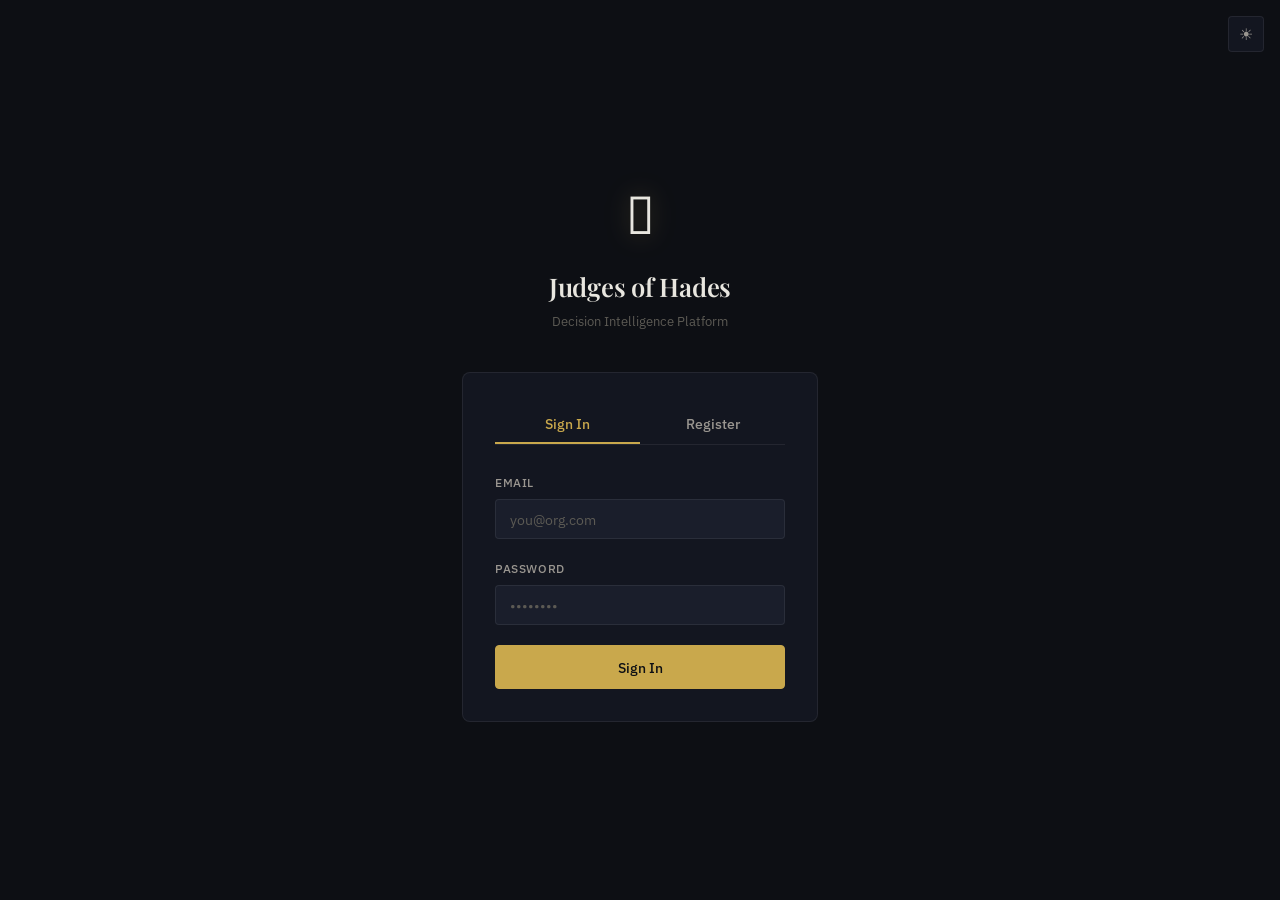
<file: static/index.html>
<!DOCTYPE html>
<html lang="en">
<head>
  <meta charset="UTF-8">
  <meta name="viewport" content="width=device-width, initial-scale=1.0">
  <title>Council — Judges of Hades</title>
  <link rel="stylesheet" href="/static/style.css">
  <style>
    /* ── Layout ───────────────────────────────────────────────────────── */
    .council-layout {
      display: grid;
      grid-template-columns: 320px 1fr;
      gap: 1.5rem;
      align-items: start;
    }
    @media (max-width: 960px) {
      .council-layout { grid-template-columns: 1fr; }
      .left-col { order: 2; }
      .right-col { order: 1; }
    }
    .left-col { display: flex; flex-direction: column; gap: 1rem; position: sticky; top: 72px; }

    /* ── History panel ────────────────────────────────────────────────── */
    .history-empty {
      font-size: 0.78rem; color: var(--text-3);
      padding: 0.75rem 1rem; font-style: italic;
    }
    .history-problem { border-bottom: 1px solid var(--border); }
    .history-problem:last-child { border-bottom: none; }
    .history-prob-title {
      font-size: 0.72rem; font-weight: 700; color: var(--text-3);
      padding: 0.55rem 1rem 0.3rem;
      font-family: var(--font-mono); text-transform: uppercase; letter-spacing: 0.05em;
    }
    .history-run-item {
      display: flex; align-items: center; gap: 0.5rem;
      padding: 0.4rem 1rem 0.4rem 1.4rem;
      cursor: pointer; transition: background var(--transition);
      font-size: 0.8rem; color: var(--text-2);
    }
    .history-run-item:hover { background: var(--bg-3); }
    .history-run-item.active { background: var(--gold-glow); color: var(--gold); }
    .history-run-dot {
      width: 5px; height: 5px; border-radius: 50%;
      background: var(--text-3); flex-shrink: 0;
    }
    .history-run-item.active .history-run-dot { background: var(--gold); }
    .history-run-label { flex: 1; }
    .history-run-time { font-size: 0.7rem; color: var(--text-3); font-family: var(--font-mono); }
    .history-run-item.active .history-run-time { color: var(--gold); opacity: 0.7; }

    /* ── Result ───────────────────────────────────────────────────────── */
    .result-area { min-height: 300px; }
    .polling-state {
      display: flex; flex-direction: column; align-items: center;
      gap: 1rem; padding: 3rem 2rem; text-align: center;
    }
    .polling-state .spinner { width: 32px; height: 32px; border-width: 3px; }
    .polling-label { font-family: var(--font-serif); font-size: 1.1rem; color: var(--text-2); }
    .polling-sub { font-size: 0.8rem; color: var(--text-3); font-family: var(--font-mono); }
    .run-meta {
      display: flex; flex-wrap: wrap; gap: 1rem;
      padding: 0.75rem 1rem; background: var(--bg-3); border-radius: var(--radius);
      margin-bottom: 1.25rem; font-size: 0.75rem; font-family: var(--font-mono); color: var(--text-3);
    }
    .run-meta span b { color: var(--text-2); }

    /* ── Agent output formatting ──────────────────────────────────────── */
    .agent-grid { display: flex; flex-direction: column; gap: 8px; }
    .agent-card-wrap { display: flex; flex-direction: column; }
    .agent-output { font-size: 0.84rem; line-height: 1.65; color: var(--text-1); }
    .agent-output p { margin: 0 0 0.5rem; }
    .agent-output p:last-child { margin: 0; }
    .ao-point {
      display: flex; gap: 0.6rem; align-items: flex-start; margin: 0.3rem 0;
    }
    .ao-num {
      font-family: var(--font-mono); font-size: 0.7rem; font-weight: 700;
      color: var(--gold); background: var(--gold-glow); border: 1px solid var(--border-gold);
      border-radius: 3px; padding: 1px 5px; flex-shrink: 0; margin-top: 2px; line-height: 1.5;
    }
    .ao-body { flex: 1; }
    .ao-body strong { color: var(--text-1); font-weight: 600; }
    .ao-rec {
      margin-top: 0.8rem; padding: 0.65rem 0.9rem;
      background: var(--gold-glow); border-left: 3px solid var(--gold);
      border-radius: 0 var(--radius) var(--radius) 0;
      font-size: 0.83rem; color: var(--text-1); font-weight: 500;
    }

    /* ── Chat button ──────────────────────────────────────────────────── */
    .chat-btn {
      display: flex; align-items: center; gap: 7px;
      width: 100%; padding: 7px 14px;
      background: var(--bg-2); border: 1px solid var(--border); border-top: none;
      border-radius: 0 0 var(--radius) var(--radius);
      font-size: 0.75rem; font-family: var(--font-mono); color: var(--text-3);
      cursor: pointer; transition: all var(--transition);
    }
    .chat-btn:hover { background: var(--bg-3); border-color: var(--border-gold); color: var(--gold); }
    .chat-btn-dot {
      width: 6px; height: 6px; border-radius: 50%;
      background: currentColor; flex-shrink: 0; opacity: 0.5;
    }

    /* ── Feedback row ─────────────────────────────────────────────────── */
    .feedback-row {
      display: flex; align-items: center; gap: 8px;
      padding: 1rem 1.25rem; background: var(--bg-2);
      border: 1px solid var(--border); border-radius: var(--radius-lg); margin-top: 1rem;
    }
    .feedback-label { font-size: 0.8rem; color: var(--text-2); margin-right: auto; }
    .star-btn {
      background: none; border: none; font-size: 1.1rem; cursor: pointer; opacity: 0.35;
      transition: opacity var(--transition), transform var(--transition); padding: 2px;
    }
    .star-btn:hover, .star-btn.active { opacity: 1; transform: scale(1.2); }
    .agent-trust-btn {
      background: var(--bg-3); border: 1px solid var(--border);
      border-radius: var(--radius); padding: 3px 10px;
      font-size: 0.75rem; font-family: var(--font-mono); color: var(--text-2);
      cursor: pointer; transition: all var(--transition);
    }
    .agent-trust-btn:hover { border-color: var(--border-gold); color: var(--gold); }
    .agent-trust-btn.chosen { background: var(--gold-glow); border-color: var(--border-gold); color: var(--gold); }

    /* ── Chat modal ───────────────────────────────────────────────────── */
    .chat-overlay {
      position: fixed; inset: 0; z-index: 400;
      background: rgba(0,0,0,0.65); display: flex;
      align-items: flex-end; justify-content: center;
    }
    .chat-panel {
      width: 100%; max-width: 720px; height: 72vh;
      background: var(--bg-1); border: 1px solid var(--border);
      border-radius: var(--radius-lg) var(--radius-lg) 0 0;
      display: flex; flex-direction: column; overflow: hidden;
    }
    .chat-header {
      display: flex; align-items: center; gap: 0.75rem;
      padding: 0.85rem 1.25rem; border-bottom: 1px solid var(--border); flex-shrink: 0;
    }
    .chat-header-info { display: flex; flex-direction: column; gap: 2px; }
    .chat-agent-label { font-weight: 600; color: var(--text-1); font-size: 0.9rem; }
    .chat-problem-label { font-size: 0.72rem; color: var(--text-3); font-family: var(--font-mono); }
    .chat-close {
      margin-left: auto; background: none; border: none;
      font-size: 1.2rem; cursor: pointer; color: var(--text-3);
      line-height: 1; padding: 2px 8px; border-radius: var(--radius);
    }
    .chat-close:hover { color: var(--text-1); background: var(--bg-3); }
    .chat-messages {
      flex: 1; overflow-y: auto; padding: 1.25rem;
      display: flex; flex-direction: column; gap: 0.75rem;
    }
    .chat-date-divider {
      text-align: center; font-size: 0.67rem; color: var(--text-3);
      font-family: var(--font-mono); padding: 0.2rem 0;
    }
    .chat-bubble {
      max-width: 82%; padding: 0.65rem 1rem;
      font-size: 0.85rem; line-height: 1.6;
    }
    .chat-bubble.user {
      align-self: flex-end;
      background: var(--gold-glow); border: 1px solid var(--border-gold); color: var(--text-1);
      border-radius: var(--radius-lg) var(--radius-lg) 4px var(--radius-lg);
    }
    .chat-bubble.assistant {
      align-self: flex-start;
      background: var(--bg-3); border: 1px solid var(--border); color: var(--text-1);
      border-radius: 4px var(--radius-lg) var(--radius-lg) var(--radius-lg);
    }
    .chat-bubble p { margin: 0 0 0.3rem; }
    .chat-bubble p:last-of-type { margin-bottom: 0; }
    .cb-point { display: flex; gap: 0.5rem; margin: 0.2rem 0; }
    .cb-bullet { color: var(--gold); font-weight: 700; flex-shrink: 0; }
    .bubble-meta { font-size: 0.67rem; color: var(--text-3); margin-top: 6px; text-align: right; }
    .chat-typing-wrap {
      align-self: flex-start; display: flex; align-items: center; gap: 8px;
      font-size: 0.78rem; color: var(--text-3); font-style: italic;
      padding: 0.6rem 0.9rem; background: var(--bg-3); border: 1px solid var(--border);
      border-radius: 4px var(--radius-lg) var(--radius-lg) var(--radius-lg);
    }
    .typing-dots { display: flex; gap: 3px; }
    .typing-dots span {
      width: 5px; height: 5px; border-radius: 50%; background: var(--text-3);
      animation: tpulse 1.2s ease-in-out infinite;
    }
    .typing-dots span:nth-child(2) { animation-delay: 0.2s; }
    .typing-dots span:nth-child(3) { animation-delay: 0.4s; }
    @keyframes tpulse { 0%,80%,100% { opacity: 0.2; } 40% { opacity: 1; } }
    .chat-empty {
      margin: auto; text-align: center; padding: 2rem 1rem;
      font-size: 0.82rem; color: var(--text-3);
    }
    .chat-empty-icon { font-size: 1.8rem; margin-bottom: 0.5rem; }
    .chat-input-row {
      display: flex; gap: 0.5rem; padding: 0.85rem 1.25rem;
      border-top: 1px solid var(--border); flex-shrink: 0;
    }
    .chat-input-row textarea {
      flex: 1; resize: none; min-height: 44px; max-height: 120px;
      font-family: var(--font-sans); font-size: 0.85rem;
      background: var(--bg-2); border: 1px solid var(--border);
      border-radius: var(--radius); color: var(--text-1);
      padding: 0.55rem 0.8rem; line-height: 1.5;
    }
    .chat-input-row textarea:focus { border-color: var(--border-gold); outline: none; }
    .chat-send-btn {
      align-self: flex-end; padding: 0.55rem 1.1rem;
      background: var(--gold); color: #000; border: none;
      border-radius: var(--radius); font-weight: 700; cursor: pointer;
      font-size: 0.8rem; transition: opacity var(--transition);
    }
    .chat-send-btn:disabled { opacity: 0.35; cursor: not-allowed; }

    /* Misc carry-overs */
    .version-row {
      display: flex; align-items: center; gap: 8px;
      padding: 0.6rem 0.75rem; background: var(--bg-3); border-radius: var(--radius);
      margin-bottom: 1rem; font-size: 0.8rem;
    }
    .version-dot { width: 6px; height: 6px; border-radius: 50%; background: var(--gold); flex-shrink: 0; }
    .problem-select-row { display: flex; gap: 8px; align-items: flex-end; margin-bottom: 1rem; }
    .problem-select-row .select { flex: 1; }
  </style>
</head>
<body>
  <div class="nav" id="nav"></div>

  <div class="page">
    <div class="page-header">
      <div>
        <div class="page-title">The Council</div>
        <div class="page-subtitle">Submit a problem. The three judges deliberate. Hades decides.</div>
      </div>
    </div>

    <div class="council-layout">
      <!-- Left: submit + history -->
      <div class="left-col">
        <div class="card submit-card">
          <div class="card-header">
            <div class="card-title">New Deliberation</div>
          </div>
          <div id="submit-alert"></div>
          <div class="field">
            <label class="label">Problem</label>
            <select class="select" id="problem-select" onchange="onProblemChange()">
              <option value="">— create new —</option>
            </select>
          </div>
          <div id="new-problem-fields">
            <div class="field">
              <label class="label">Problem Title</label>
              <input class="input" id="problem-title" placeholder="Short descriptive title">
            </div>
            <div class="field">
              <label class="label">Visibility</label>
              <select class="select" id="problem-visibility">
                <option value="private">Private</option>
                <option value="org">Organisation</option>
                <option value="public">Public</option>
              </select>
            </div>
          </div>
          <div class="field">
            <label class="label">Describe the Problem</label>
            <textarea class="textarea" id="problem-text" rows="4"
              placeholder="Describe the decision or problem you need the council to deliberate on…"></textarea>
          </div>
          <button class="btn btn-primary btn-lg" style="width:100%" id="submit-btn" onclick="submitProblem()">
            Convene the Council
          </button>
        </div>

        <!-- History panel -->
        <div class="card">
          <div class="card-header">
            <div class="card-title">History</div>
          </div>
          <div id="history-list">
            <div class="history-empty">No past deliberations yet.</div>
          </div>
        </div>
      </div>

      <!-- Right: result -->
      <div class="right-col result-area" id="result-area">
        <div class="empty">
          <div class="empty-icon">⚖</div>
          <div class="empty-title">Awaiting deliberation</div>
          <div class="empty-sub">Submit a problem to convene the council.</div>
        </div>
      </div>
    </div>
  </div>

  <!-- ── Chat modal ────────────────────────────────────────────────────────── -->
  <div id="chat-overlay" class="chat-overlay" style="display:none" onclick="closeChatOnOverlay(event)">
    <div class="chat-panel">
      <div class="chat-header">
        <span id="chat-agent-icon" class="accordion-agent-icon"></span>
        <div class="chat-header-info">
          <span id="chat-agent-label" class="chat-agent-label"></span>
          <span id="chat-problem-label" class="chat-problem-label"></span>
        </div>
        <button class="chat-close" onclick="closeChat()">✕</button>
      </div>
      <div class="chat-messages" id="chat-messages"></div>
      <div class="chat-input-row">
        <textarea id="chat-input" placeholder="Ask a follow-up question… (Enter to send)" rows="2" onkeydown="chatKeydown(event)"></textarea>
        <button class="chat-send-btn" id="chat-send-btn" onclick="sendChatMessage()">Send</button>
      </div>
    </div>
  </div>

  <script src="/static/app.js"></script>
  <script>
    if (!Auth.requireLogin()) throw '';
    renderNav('council');

    let problems   = [];
    let currentRun = null;
    let pollTimer  = null;
    let feedbackState = { rating: 0, chosen: null };

    /* ════════════════════════════════════════════════════════════
       OUTPUT FORMATTING
       Turns raw LLM numbered-list text into structured HTML.
    ════════════════════════════════════════════════════════════ */
    function formatAgentOutput(raw) {
      if (!raw) return '';
      const lines = raw.split('\n').map(l => l.trim()).filter(Boolean);
      let html = '';
      let sawList = false;

      for (const line of lines) {
        const mNum = line.match(/^(\d+)\.\s+(.+)/);

        if (mNum) {
          sawList = true;
          const [, num, body] = mNum;
          html += `<div class="ao-point"><span class="ao-num">${num}</span><span class="ao-body">${boldLabel(body)}</span></div>`;
        } else {
          const isRec = sawList && /\b(recommend|conclusion|summary|overall|therefore|in conclusion|in summary)\b/i.test(line);
          if (isRec) {
            html += `<div class="ao-rec">${escHtml(line)}</div>`;
          } else {
            html += `<p>${escHtml(line)}</p>`;
          }
        }
      }
      return `<div class="agent-output">${html}</div>`;
    }

    /* Bold the label before the first colon when it's short enough to be a title. */
    function boldLabel(text) {
      const ci = text.indexOf(':');
      if (ci > 0 && ci < 55) {
        return `<strong>${escHtml(text.slice(0, ci))}:</strong> ${escHtml(text.slice(ci + 1).trim())}`;
      }
      return escHtml(text);
    }

    /* Lighter formatting for chat bubbles. */
    function formatChatOutput(raw) {
      if (!raw) return '';
      let html = '';
      for (const line of raw.split('\n').map(l => l.trim()).filter(Boolean)) {
        const mNum = line.match(/^(\d+)\.\s+(.+)/);
        const mBul = line.match(/^[-•*]\s+(.+)/);
        if (mNum) {
          html += `<div class="cb-point"><span class="cb-bullet">${mNum[1]}.</span><span>${boldLabel(mNum[2])}</span></div>`;
        } else if (mBul) {
          html += `<div class="cb-point"><span class="cb-bullet">·</span><span>${escHtml(mBul[1])}</span></div>`;
        } else {
          html += `<p>${escHtml(line)}</p>`;
        }
      }
      return html;
    }

    function escHtml(s) {
      return String(s).replace(/&/g,'&amp;').replace(/</g,'&lt;').replace(/>/g,'&gt;');
    }
    function escAttr(s) {
      return String(s).replace(/'/g,"&#39;").replace(/"/g,'&quot;');
    }

    /* ════════════════════════════════════════════════════════════
       HISTORY
    ════════════════════════════════════════════════════════════ */
    let historyData = {};   // { [problemId]: { problem, runs[] } }
    let activeRunId = null;

    async function loadHistory() {
      try {
        const probs = await api.get('/problems?page_size=50');
        problems = probs;

        // Populate problem select
        const sel = document.getElementById('problem-select');
        while (sel.options.length > 1) sel.remove(1);
        probs.forEach(p => {
          const o = document.createElement('option');
          o.value = p.id; o.textContent = p.title; sel.appendChild(o);
        });

        // Fetch runs for each problem in parallel
        await Promise.all(probs.map(async p => {
          try {
            const runs = await api.get(`/problems/${p.id}/runs?page_size=20`);
            historyData[p.id] = { problem: p, runs: runs.filter(r => r.status === 'done') };
          } catch {
            historyData[p.id] = { problem: p, runs: [] };
          }
        }));
        renderHistory();
      } catch {}
    }

    function renderHistory() {
      const container = document.getElementById('history-list');
      const withRuns  = Object.values(historyData).filter(d => d.runs.length > 0);

      if (!withRuns.length) {
        container.innerHTML = '<div class="history-empty">No past deliberations yet.</div>';
        return;
      }

      // Sort by most-recent run first
      withRuns.sort((a, b) =>
        (b.runs[0]?.completed_at || '').localeCompare(a.runs[0]?.completed_at || '')
      );

      container.innerHTML = withRuns.map(d => {
        const runsHtml = d.runs.slice(0, 6).map(r => `
          <div class="history-run-item ${r.id === activeRunId ? 'active' : ''}"
               onclick="loadRun('${r.id}','${escAttr(d.problem.title)}')">
            <span class="history-run-dot"></span>
            <span class="history-run-label">v${r.version} · ${r.problem_text.slice(0, 32)}${r.problem_text.length > 32 ? '…' : ''}</span>
            <span class="history-run-time">${fmtRelative(r.completed_at)}</span>
          </div>`).join('');
        return `
          <div class="history-problem">
            <div class="history-prob-title">${escHtml(d.problem.title)}</div>
            ${runsHtml}
          </div>`;
      }).join('');
    }

    function fmtRelative(ts) {
      if (!ts) return '';
      const m = Math.floor((Date.now() - new Date(ts)) / 60000);
      if (m < 1)  return 'now';
      if (m < 60) return `${m}m`;
      const h = Math.floor(m / 60);
      if (h < 24) return `${h}h`;
      return `${Math.floor(h / 24)}d`;
    }

    async function loadRun(runId, problemTitle) {
      activeRunId = runId;
      renderHistory();
      try {
        const run = await api.get(`/runs/${runId}`);
        await showResult(run, problemTitle);
      } catch {}
    }

    /* ════════════════════════════════════════════════════════════
       SUBMIT
    ════════════════════════════════════════════════════════════ */
    function onProblemChange() {
      const val = document.getElementById('problem-select').value;
      document.getElementById('new-problem-fields').style.display = val ? 'none' : 'block';
    }

    async function submitProblem() {
      clearAlert('submit-alert');
      const text = document.getElementById('problem-text').value.trim();
      if (!text) { showAlert('submit-alert', 'Please describe the problem.'); return; }
      setLoading('submit-btn', true, 'Convene the Council');

      try {
        let problemId = document.getElementById('problem-select').value;
        if (!problemId) {
          const title = document.getElementById('problem-title').value.trim() || text.slice(0, 60);
          const vis   = document.getElementById('problem-visibility').value;
          const prob  = await api.post('/problems', { title, visibility: vis });
          problemId   = prob.id;
          historyData[prob.id] = { problem: prob, runs: [] };
        }
        const run = await api.post(`/problems/${problemId}/runs`, { problem_text: text });
        currentRun = run;
        // Hand polling off to RunWatcher — survives page navigation
        RunWatcher.start(run, problemId, text);
        showPolling(run);
      } catch (err) {
        showAlert('submit-alert', err.detail || 'Failed to submit.');
        setLoading('submit-btn', false, 'Convene the Council');
      }
    }

    function showPolling(run) {
      document.getElementById('result-area').innerHTML = `
        <div class="card polling-state">
          <div class="spinner"></div>
          <div class="polling-label">The council is deliberating…</div>
          <div class="polling-sub mono">RUN · v${run.version} · ${run.id.slice(0,8).toUpperCase()}</div>
        </div>`;
      setLoading('submit-btn', false, 'Convene the Council');
    }

    function pollForResult(runId, problemId) {
      // Legacy — not called directly anymore. RunWatcher handles polling.
      // Kept for reference only.
    }

    /* Register with RunWatcher so we get notified when status changes */
    RunWatcher.onChange(async (run, problemId) => {
      if (run.status === 'done') {
        RunWatcher.clear();
        if (problemId && historyData[problemId]) {
          const existing = historyData[problemId].runs.find(r => r.id === run.id);
          if (!existing) historyData[problemId].runs.unshift(run);
        }
        activeRunId = run.id;
        renderHistory();
        const title = historyData[problemId]?.problem?.title || '';
        await showResult(run, title);
      } else if (run.status === 'failed') {
        RunWatcher.clear();
        document.getElementById('result-area').innerHTML =
          `<div class="alert alert-error">The council failed to reach a verdict. Please try again.</div>`;
      }
      // pending/running — showPolling already rendered, nothing to update
    });

    /* ════════════════════════════════════════════════════════════
       SHOW RESULT
    ════════════════════════════════════════════════════════════ */
    async function showResult(run, problemTitle) {
      let agentOutputs = [];
      try { agentOutputs = await api.get(`/runs/${run.id}/agents`); } catch {}

      const agentMap = {};
      agentOutputs.forEach(a => agentMap[a.agent_name] = a);

      const agents = [
        { key: 'sales',      label: 'Sales Strategist',     icon: 'S', cls: 'icon-sales'   },
        { key: 'operations', label: 'Operations Strategist', icon: 'O', cls: 'icon-ops'     },
        { key: 'finance',    label: 'Finance Strategist',    icon: 'F', cls: 'icon-finance' },
      ];

      const accordions = agents.map(a => {
        const out = agentMap[a.key];
        if (!out) return '';
        return `
          <div class="agent-card-wrap">
            <div class="accordion" onclick="accordion(this)">
              <button class="accordion-trigger">
                <span class="accordion-label">
                  <span class="accordion-agent-icon ${a.cls}">${a.icon}</span>
                  ${a.label}
                </span>
                <span class="accordion-chevron">▾</span>
              </button>
              <div class="accordion-body">
                <div class="accordion-content">
                  ${formatAgentOutput(out.raw_output)}
                  <div class="accordion-meta">
                    <span>⏱ ${out.latency_ms}ms</span>
                    ${out.tokens_used ? `<span>◈ ${out.tokens_used} tokens</span>` : ''}
                  </div>
                </div>
              </div>
            </div>
            <button class="chat-btn"
              onclick="openChat('${run.id}','${a.key}','${a.label}','${escAttr(run.problem_text)}')">
              <span class="chat-btn-dot"></span>
              Continue conversation with ${a.label}
            </button>
          </div>`;
      }).join('');

      const titleHtml = problemTitle
        ? `<span style="color:var(--text-2);font-weight:600">${escHtml(problemTitle)}</span> · `
        : '';

      document.getElementById('result-area').innerHTML = `
        <div class="run-meta">
          ${titleHtml}
          <span><b>Run</b> v${run.version}</span>
          <span><b>ID</b> ${run.id.slice(0,8).toUpperCase()}</span>
          <span><b>Completed</b> ${fmtDate(run.completed_at)}</span>
        </div>

        <div class="decision-card">
          <div class="decision-card-header">
            <span class="decision-crown">𓂀</span>
            <div><div class="decision-label">Final Verdict — Hades</div></div>
          </div>
          <div class="decision-body">${formatAgentOutput(run.final_decision)}</div>
        </div>

        <div class="agent-grid">${accordions}</div>

        <div class="feedback-row" id="feedback-row">
          <span class="feedback-label">Rate this verdict:</span>
          ${[1,2,3,4,5].map(n => `
            <button class="star-btn" onclick="setRating(${n})" data-star="${n}">★</button>`).join('')}
          <span style="width:1px;background:var(--border);height:20px;margin:0 4px"></span>
          <span style="font-size:0.75rem;color:var(--text-3);margin-right:4px">Most helpful:</span>
          ${agents.map(a => `
            <button class="agent-trust-btn" onclick="setChosen('${a.key}',this)">${a.key}</button>`).join('')}
          <button class="btn btn-primary btn-sm" onclick="submitFeedback('${run.id}')">Save</button>
        </div>`;

      feedbackState = { rating: 0, chosen: null };
    }

    function setRating(n) {
      feedbackState.rating = n;
      document.querySelectorAll('.star-btn').forEach(b =>
        b.classList.toggle('active', parseInt(b.dataset.star) <= n));
    }
    function setChosen(agent, btn) {
      feedbackState.chosen = agent;
      document.querySelectorAll('.agent-trust-btn').forEach(b => b.classList.remove('chosen'));
      btn.classList.add('chosen');
    }
    async function submitFeedback(runId) {
      try {
        await api.post(`/runs/${runId}/feedback`, {
          rating: feedbackState.rating || null, chosen_agent: feedbackState.chosen,
        });
        const row = document.getElementById('feedback-row');
        if (row) row.innerHTML = `<span class="text-gold" style="font-size:0.85rem">✓ Feedback recorded</span>`;
      } catch (err) {
        if (err.status === 409) {
          const row = document.getElementById('feedback-row');
          if (row) row.innerHTML = `<span class="text-muted" style="font-size:0.85rem">Feedback already submitted for this run.</span>`;
        }
      }
    }

    loadHistory();

    /* Resume any active run that was deliberating while user was on another page */
    (async () => {
      const saved = RunWatcher.resume();
      if (!saved) return;

      // Restore the problem text field
      const textArea = document.getElementById('problem-text');
      if (textArea && saved.problemText) textArea.value = saved.problemText;

      // Hide new-problem fields if we know the problem
      if (saved.problemId) {
        document.getElementById('new-problem-fields').style.display = 'none';
        const sel = document.getElementById('problem-select');
        for (const opt of sel.options) {
          if (opt.value === saved.problemId) { sel.value = saved.problemId; break; }
        }
      }

      if (saved.status === 'done') {
        // Completed while away — fetch and show result immediately
        try {
          const run = await api.get(`/runs/${saved.runId}`);
          RunWatcher.clear();
          activeRunId = run.id;
          const title = historyData[saved.problemId]?.problem?.title || '';
          await showResult(run, title);
        } catch { RunWatcher.clear(); }

      } else if (saved.status === 'failed') {
        RunWatcher.clear();
        document.getElementById('result-area').innerHTML =
          `<div class="alert alert-error">The last deliberation failed. Please try again.</div>`;

      } else {
        // Still running — show the deliberating spinner
        showPolling({ id: saved.runId, version: saved.version });
        // Callbacks already registered above via RunWatcher.onChange — no extra poll needed
      }
    })();

    /* ════════════════════════════════════════════════════════════
       CHAT
    ════════════════════════════════════════════════════════════ */
    const chatState = { runId: null, agentKey: null, agentLabel: null, problemText: null, sending: false };

    const AGENT_ICONS = {
      sales:      { icon: 'S',  cls: 'icon-sales'   },
      operations: { icon: 'O',  cls: 'icon-ops'     },
      finance:    { icon: 'F',  cls: 'icon-finance' },
      hades:      { icon: '𓂀', cls: 'icon-hades'   },
    };

    async function openChat(runId, agentKey, agentLabel, problemText) {
      Object.assign(chatState, { runId, agentKey, agentLabel, problemText });

      const { icon, cls } = AGENT_ICONS[agentKey] || { icon: '?', cls: '' };
      document.getElementById('chat-agent-icon').textContent = icon;
      document.getElementById('chat-agent-icon').className   = `accordion-agent-icon ${cls}`;
      document.getElementById('chat-agent-label').textContent = `1:1 with ${agentLabel}`;
      document.getElementById('chat-problem-label').textContent =
        problemText ? (problemText.length > 65 ? problemText.slice(0, 65) + '…' : problemText) : '';

      const messages = document.getElementById('chat-messages');
      messages.innerHTML = typingHTML('Loading history…');
      document.getElementById('chat-overlay').style.display = 'flex';

      try {
        const history = await api.get(`/runs/${runId}/chat/${agentKey}`);
        renderChatHistory(history);
      } catch {
        messages.innerHTML = emptyChat();
      }
      setTimeout(() => document.getElementById('chat-input').focus(), 50);
    }

    function closeChat() {
      document.getElementById('chat-overlay').style.display = 'none';
    }
    function closeChatOnOverlay(e) {
      if (e.target === document.getElementById('chat-overlay')) closeChat();
    }

    function emptyChat() {
      return `<div class="chat-empty">
        <div class="chat-empty-icon">⚖</div>
        No messages yet — ask your first follow-up question.
      </div>`;
    }
    function typingHTML(label) {
      return `<div class="chat-typing-wrap">
        <div class="typing-dots"><span></span><span></span><span></span></div>
        ${escHtml(label)}
      </div>`;
    }

    function renderChatHistory(msgs) {
      const c = document.getElementById('chat-messages');
      if (!msgs.length) { c.innerHTML = emptyChat(); return; }
      let html = '', lastDay = '';
      for (const m of msgs) {
        const day = m.created_at
          ? new Date(m.created_at).toLocaleDateString([], { month: 'short', day: 'numeric', year: 'numeric' })
          : '';
        if (day && day !== lastDay) {
          html += `<div class="chat-date-divider">— ${day} —</div>`;
          lastDay = day;
        }
        html += bubbleHTML(m.role, m.content, m.created_at);
      }
      c.innerHTML = html;
      c.scrollTop = c.scrollHeight;
    }

    function bubbleHTML(role, content, ts) {
      const time = ts ? new Date(ts).toLocaleTimeString([], { hour: '2-digit', minute: '2-digit' }) : '';
      const body = role === 'assistant'
        ? formatChatOutput(content)
        : `<p>${escHtml(content)}</p>`;
      return `<div class="chat-bubble ${role}">${body}<div class="bubble-meta">${time}</div></div>`;
    }

    function appendBubble(role, content, ts) {
      const c = document.getElementById('chat-messages');
      c.querySelectorAll('.chat-typing-wrap, .chat-empty').forEach(el => el.remove());
      c.insertAdjacentHTML('beforeend', bubbleHTML(role, content, ts));
      c.scrollTop = c.scrollHeight;
    }

    function chatKeydown(e) {
      if (e.key === 'Enter' && !e.shiftKey) { e.preventDefault(); sendChatMessage(); }
    }

    async function sendChatMessage() {
      if (chatState.sending) return;
      const input = document.getElementById('chat-input');
      const content = input.value.trim();
      if (!content) return;

      chatState.sending = true;
      document.getElementById('chat-send-btn').disabled = true;
      input.value = '';

      appendBubble('user', content, new Date().toISOString());

      const c = document.getElementById('chat-messages');
      const typing = document.createElement('div');
      typing.className = 'chat-typing-wrap';
      typing.innerHTML = `<div class="typing-dots"><span></span><span></span><span></span></div> ${escHtml(chatState.agentLabel)} is thinking…`;
      c.appendChild(typing);
      c.scrollTop = c.scrollHeight;

      try {
        const reply = await api.post(`/runs/${chatState.runId}/chat/${chatState.agentKey}`, { content });
        typing.remove();
        appendBubble('assistant', reply.content, reply.created_at);
      } catch {
        typing.remove();
        const err = document.createElement('div');
        err.className = 'chat-typing-wrap';
        err.textContent = 'Failed to get a response. Please try again.';
        c.appendChild(err);
        c.scrollTop = c.scrollHeight;
      } finally {
        chatState.sending = false;
        document.getElementById('chat-send-btn').disabled = false;
        input.focus();
      }
    }
  </script>
</body>
</html>
</file>
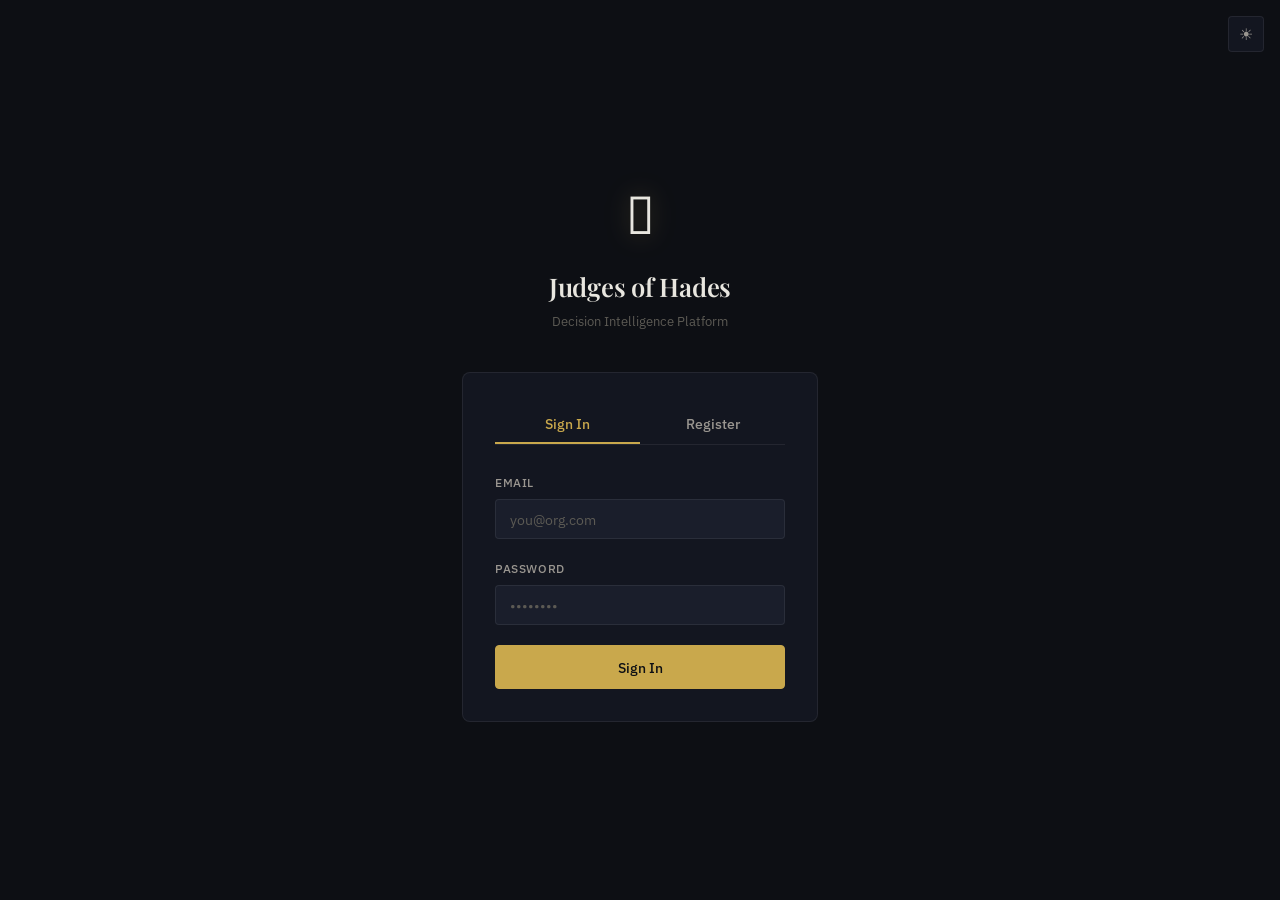
<file: static/admin.html>
<!DOCTYPE html>
<html lang="en">
<head>
  <meta charset="UTF-8">
  <meta name="viewport" content="width=device-width, initial-scale=1.0">
  <title>Admin — Judges of Hades</title>
  <link rel="stylesheet" href="/static/style.css">
  <style>
    .admin-tabs-content > div { display: none; }
    .admin-tabs-content > div.active { display: block; }
    .config-form {
      background: var(--bg-3); border: 1px solid var(--border);
      border-radius: var(--radius-lg); padding: 1.5rem; margin-top: 1.5rem;
    }
    .config-form .grid-2 { gap: 1rem; }
    .active-dot {
      width: 7px; height: 7px; border-radius: 50%;
      background: var(--green); display: inline-block; margin-right: 4px;
    }
    .inactive-dot {
      width: 7px; height: 7px; border-radius: 50%;
      background: var(--text-3); display: inline-block; margin-right: 4px;
    }
  </style>
</head>
<body>
  <div class="nav" id="nav"></div>

  <div class="page">
    <div class="page-header">
      <div>
        <div class="page-title">Admin</div>
        <div class="page-subtitle">Manage users, organisations, and agent configurations.</div>
      </div>
    </div>

    <div class="tabs">
      <button class="tab active" onclick="switchTab('members', this)">👥 Members</button>
      <button class="tab" onclick="switchTab('users', this)">Users</button>
      <button class="tab" onclick="switchTab('orgs', this)">Organisations</button>
      <button class="tab" onclick="switchTab('configs', this)">Agent Configs</button>
      <button class="tab" onclick="switchTab('platform', this)">Platform</button>
    </div>

    <div class="admin-tabs-content">

      <!-- Members (org admin view) -->
      <div id="tab-members" class="active">
        <div id="alert-members"></div>
        <div class="flex-between mb-2">
          <span class="text-sm text-muted">Members of your organisation — usage metrics and management.</span>
        </div>
        <div class="card" style="padding:0">
          <div class="table-wrap">
            <table>
              <thead><tr>
                <th>Name</th><th>Email</th><th>Role</th><th>Total Runs</th><th>Last Active</th><th>Status</th><th>Actions</th>
              </tr></thead>
              <tbody id="members-tbody">
                <tr><td colspan="7"><div class="loading-row"><div class="spinner"></div></div></td></tr>
              </tbody>
            </table>
          </div>
        </div>

        <!-- Admin handoff -->
        <div class="card" style="margin-top:1.5rem">
          <div class="card-header">
            <div class="card-title">Transfer Admin Role</div>
          </div>
          <p class="text-sm text-muted mb-2">Hand off your admin role to another member. You will be demoted to member. This cannot be undone without super admin intervention.</p>
          <div style="display:flex;gap:8px;align-items:flex-end">
            <div class="field" style="flex:1;margin:0">
              <label class="label">Target Member</label>
              <select class="select" id="handoff-target">
                <option value="">Select a member…</option>
              </select>
            </div>
            <button class="btn btn-danger" id="handoff-btn" onclick="doHandoff()">Transfer Admin</button>
          </div>
        </div>
      </div>

      <!-- Users -->
      <div id="tab-users" class="active">
        <div id="alert-users"></div>
        <div class="card" style="padding:0">
          <div class="table-wrap">
            <table>
              <thead><tr>
                <th>Name</th><th>Email</th><th>Role</th><th>Power User</th><th>Org</th><th>Joined</th><th></th>
              </tr></thead>
              <tbody id="users-tbody">
                <tr><td colspan="7"><div class="loading-row"><div class="spinner"></div></div></td></tr>
              </tbody>
            </table>
          </div>
        </div>
      </div>

      <!-- Orgs -->
      <div id="tab-orgs">
        <div id="alert-orgs"></div>
        <div class="card" style="padding:0">
          <div class="table-wrap">
            <table>
              <thead><tr>
                <th>Name</th><th>Slug</th><th>Plan</th><th>Created</th><th></th>
              </tr></thead>
              <tbody id="orgs-tbody">
                <tr><td colspan="5"><div class="loading-row"><div class="spinner"></div></div></td></tr>
              </tbody>
            </table>
          </div>
        </div>
      </div>

      <!-- Agent Configs -->
      <div id="tab-configs">
        <div id="alert-configs"></div>
        <div class="flex-between mb-2">
          <span class="text-sm text-muted">Active configs are used by the next run. Only one config per agent can be active.</span>
          <button class="btn btn-primary btn-sm" onclick="toggleConfigForm()">+ New Config</button>
        </div>

        <div class="config-form" id="config-form" style="display:none">
          <div class="card-title mb-2">New Agent Configuration</div>
          <div class="grid-2">
            <div class="field">
              <label class="label">Agent</label>
              <select class="select" id="cfg-agent">
                <option value="sales">Sales</option>
                <option value="operations">Operations</option>
                <option value="finance">Finance</option>
                <option value="hades">Hades</option>
              </select>
            </div>
            <div class="field">
              <label class="label">Model</label>
              <input class="input" id="cfg-model" value="mistral" placeholder="e.g. mistral, llama3">
            </div>
          </div>
          <div class="grid-2">
            <div class="field">
              <label class="label">Temperature</label>
              <input class="input" id="cfg-temp" type="number" value="0.7" step="0.1" min="0" max="2">
            </div>
            <div class="field">
              <label class="label">Max Tokens</label>
              <input class="input" id="cfg-tokens" type="number" value="500" min="50" max="4000">
            </div>
          </div>
          <div class="field">
            <label class="label">System Prompt</label>
            <textarea class="textarea" id="cfg-prompt" rows="5"
              placeholder="Describe this agent's role, expertise, and instruction style…"></textarea>
          </div>
          <div style="display:flex;gap:8px">
            <button class="btn btn-primary" id="cfg-save-btn" onclick="saveConfig()">Save Config</button>
            <button class="btn btn-ghost" onclick="toggleConfigForm()">Cancel</button>
          </div>
        </div>

        <div class="card" style="padding:0;margin-top:1rem">
          <div class="table-wrap">
            <table>
              <thead><tr>
                <th>Agent</th><th>Model</th><th>Version</th><th>Temp</th><th>Max Tokens</th><th>Status</th><th>Created</th><th></th>
              </tr></thead>
              <tbody id="configs-tbody">
                <tr><td colspan="8"><div class="loading-row"><div class="spinner"></div></div></td></tr>
              </tbody>
            </table>
          </div>
        </div>
      </div>

      <!-- Platform -->
      <div id="tab-platform">
        <div id="platform-stats" class="grid-3">
          <div class="loading-row" style="grid-column:1/-1"><div class="spinner"></div></div>
        </div>
        <div style="margin-top:1.5rem">
          <div class="flex-between mb-2">
            <span class="text-sm text-muted">Recent usage events</span>
            <select class="select" id="event-filter" style="width:auto;height:28px;font-size:0.75rem"
                    onchange="loadUsageEvents()">
              <option value="">All events</option>
              <option value="run_triggered">run_triggered</option>
              <option value="feedback_submitted">feedback_submitted</option>
            </select>
          </div>
          <div class="card" style="padding:0">
            <div class="table-wrap">
              <table>
                <thead><tr><th>Event</th><th>User</th><th>Run</th><th>Time</th></tr></thead>
                <tbody id="events-tbody">
                  <tr><td colspan="4"><div class="loading-row"><div class="spinner"></div></div></td></tr>
                </tbody>
              </table>
            </div>
          </div>
        </div>
      </div>

    </div><!-- /admin-tabs-content -->
  </div>

  <script src="/static/app.js"></script>
  <script>
    if (!Auth.requireLogin()) throw '';
    const user = Auth.user;
    if (!user || (user.role !== 'admin' && !user.is_power_user)) {
      window.location.href = '/static/index.html';
    }
    renderNav('admin');

    function switchTab(key, btn) {
      document.querySelectorAll('.tab').forEach(t => t.classList.remove('active'));
      btn.classList.add('active');
      document.querySelectorAll('.admin-tabs-content > div').forEach(d => d.classList.remove('active'));
      document.getElementById(`tab-${key}`).classList.add('active');
      if (key === 'platform') { loadPlatform(); loadUsageEvents(); }
      if (key === 'members') loadMembers();
    }

    // ── Users ─────────────────────────────────────────────────────────────────
    async function loadUsers() {
      try {
        const users = await api.get('/admin/users?page_size=100');
        document.getElementById('users-tbody').innerHTML = users.map(u => `
          <tr>
            <td class="td-primary">${u.display_name}</td>
            <td class="td-mono">${u.email}</td>
            <td><span class="badge badge-${u.role === 'admin' ? 'failed' : 'running'}">${u.role}</span></td>
            <td>${u.is_power_user ? '<span class="text-gold">✓</span>' : '<span class="text-dim">—</span>'}</td>
            <td class="td-mono text-xs">${u.org_id ? u.org_id.slice(0,8) : '—'}</td>
            <td class="text-dim text-xs">${timeAgo(u.created_at)}</td>
            <td>
              <select class="select" style="width:auto;height:28px;font-size:0.75rem"
                      onchange="updateUserRole('${u.id}', this.value)">
                <option ${u.role==='member'?'selected':''} value="member">member</option>
                <option ${u.role==='power_user'?'selected':''} value="power_user">power_user</option>
                <option ${u.role==='admin'?'selected':''} value="admin">admin</option>
              </select>
            </td>
          </tr>`).join('');
      } catch { document.getElementById('users-tbody').innerHTML = `<tr><td colspan="7"><div class="alert alert-error">Failed to load.</div></td></tr>`; }
    }

    async function updateUserRole(userId, role) {
      try {
        await api.patch(`/admin/users/${userId}`, { role });
        showAlert('alert-users', 'User updated.', 'success');
        setTimeout(() => clearAlert('alert-users'), 2000);
      } catch (err) { showAlert('alert-users', err.detail || 'Update failed.'); }
    }

    // ── Orgs ──────────────────────────────────────────────────────────────────
    async function loadOrgs() {
      try {
        const orgs = await api.get('/admin/orgs');
        document.getElementById('orgs-tbody').innerHTML = orgs.map(o => `
          <tr>
            <td class="td-primary">${o.name}</td>
            <td class="td-mono">${o.slug}</td>
            <td>
              <select class="select" style="width:auto;height:28px;font-size:0.75rem"
                      onchange="updateOrgPlan('${o.id}', this.value)">
                <option ${o.plan==='free'?'selected':''} value="free">free</option>
                <option ${o.plan==='pro'?'selected':''} value="pro">pro</option>
                <option ${o.plan==='enterprise'?'selected':''} value="enterprise">enterprise</option>
              </select>
            </td>
            <td class="text-dim text-xs">${timeAgo(o.created_at)}</td>
            <td></td>
          </tr>`).join('');
      } catch { document.getElementById('orgs-tbody').innerHTML = `<tr><td colspan="5">Failed to load.</td></tr>`; }
    }

    async function updateOrgPlan(orgId, plan) {
      try {
        await api.patch(`/admin/orgs/${orgId}`, { plan });
        showAlert('alert-orgs', 'Plan updated.', 'success');
        setTimeout(() => clearAlert('alert-orgs'), 2000);
      } catch {}
    }

    // ── Agent configs ─────────────────────────────────────────────────────────
    async function loadConfigs() {
      try {
        const configs = await api.get('/admin/agent-configs');
        if (!configs.length) {
          document.getElementById('configs-tbody').innerHTML = `<tr><td colspan="8"><div class="empty"><div class="empty-sub">No configs yet. Create one above.</div></div></td></tr>`;
          return;
        }
        document.getElementById('configs-tbody').innerHTML = configs.map(c => `
          <tr>
            <td class="td-primary" style="text-transform:capitalize">${c.agent_name}</td>
            <td class="td-mono">${c.model}</td>
            <td class="td-mono">v${c.version}</td>
            <td class="td-mono">${c.temperature}</td>
            <td class="td-mono">${c.max_tokens}</td>
            <td>
              ${c.is_active
                ? '<span><span class="active-dot"></span><span class="text-xs">Active</span></span>'
                : `<button class="btn btn-secondary btn-sm" onclick="activateConfig('${c.id}')">Activate</button>`}
            </td>
            <td class="text-dim text-xs">${timeAgo(c.created_at)}</td>
            <td>
              <button class="btn btn-ghost btn-sm" onclick="viewConfigRuns('${c.id}')">Runs</button>
            </td>
          </tr>`).join('');
      } catch { document.getElementById('configs-tbody').innerHTML = `<tr><td colspan="8">Failed to load.</td></tr>`; }
    }

    function toggleConfigForm() {
      const f = document.getElementById('config-form');
      f.style.display = f.style.display === 'none' ? 'block' : 'none';
    }

    async function saveConfig() {
      clearAlert('alert-configs');
      setLoading('cfg-save-btn', true, 'Save Config');
      try {
        await api.post('/admin/agent-configs', {
          agent_name:    document.getElementById('cfg-agent').value,
          model:         document.getElementById('cfg-model').value,
          system_prompt: document.getElementById('cfg-prompt').value,
          temperature:   parseFloat(document.getElementById('cfg-temp').value),
          max_tokens:    parseInt(document.getElementById('cfg-tokens').value),
        });
        showAlert('alert-configs', 'Config saved. Activate it to use on the next run.', 'success');
        toggleConfigForm();
        loadConfigs();
      } catch (err) { showAlert('alert-configs', err.detail || 'Failed to save.'); }
      setLoading('cfg-save-btn', false, 'Save Config');
    }

    async function activateConfig(id) {
      try {
        await api.patch(`/admin/agent-configs/${id}/activate`);
        showAlert('alert-configs', 'Config activated. Next run will use this version.', 'success');
        setTimeout(() => clearAlert('alert-configs'), 3000);
        loadConfigs();
      } catch (err) { showAlert('alert-configs', err.detail || 'Failed to activate.'); }
    }

    async function viewConfigRuns(id) {
      try {
        const runs = await api.get(`/admin/agent-configs/${id}/runs`);
        alert(`${runs.length} run(s) used this config version.`);
      } catch {}
    }

    // ── Platform ──────────────────────────────────────────────────────────────
    async function loadPlatform() {
      try {
        const d = await api.get('/admin/analytics/platform');
        document.getElementById('platform-stats').innerHTML = `
          <div class="stat stat-gold"><div class="stat-label">Total Runs</div><div class="stat-value">${d.total_runs}</div></div>
          <div class="stat"><div class="stat-label">Total Users</div><div class="stat-value">${d.total_users}</div></div>
          <div class="stat"><div class="stat-label">Organisations</div><div class="stat-value">${d.total_orgs}</div></div>
        `;
      } catch {}
    }

    async function loadUsageEvents() {
      const type = document.getElementById('event-filter')?.value || '';
      try {
        const events = await api.get(`/org-admin/usage-events?page_size=50${type ? `&event_type=${type}` : ''}`);
        document.getElementById('events-tbody').innerHTML = events.length ? events.map(e => `
          <tr>
            <td><span class="badge badge-running">${e.event_type}</span></td>
            <td class="td-mono text-xs">${e.user_id ? e.user_id.slice(0,8) : '—'}</td>
            <td class="td-mono text-xs">${e.run_id ? e.run_id.slice(0,8) : '—'}</td>
            <td class="text-dim text-xs">${timeAgo(e.created_at)}</td>
          </tr>`).join('')
          : `<tr><td colspan="4"><div class="text-dim text-sm" style="padding:1rem">No events found.</div></td></tr>`;
      } catch {}
    }

    // ── Members (org admin) ───────────────────────────────────────────────────
    let membersData = [];

    async function loadMembers() {
      try {
        membersData = await api.get('/org-admin/members');
        renderMembers(membersData);

        // Populate handoff dropdown (exclude self and banned)
        const sel = document.getElementById('handoff-target');
        sel.innerHTML = '<option value="">Select a member…</option>';
        membersData
          .filter(m => m.user_id !== user.id && !m.is_banned && m.role !== 'admin')
          .forEach(m => {
            const o = document.createElement('option');
            o.value = m.user_id;
            o.textContent = `${m.display_name} (${m.role})`;
            sel.appendChild(o);
          });
      } catch (err) {
        showAlert('alert-members', err.detail || 'Failed to load members.', 'error');
      }
    }

    function renderMembers(members) {
      document.getElementById('members-tbody').innerHTML = members.map(m => `
        <tr>
          <td class="td-primary">${m.display_name}</td>
          <td class="td-mono text-xs">${m.email}</td>
          <td>
            ${m.role === 'admin'
              ? '<span class="badge badge-running">admin</span>'
              : `<select class="select" style="width:auto;height:28px;font-size:0.75rem"
                         onchange="changeMemberRole('${m.user_id}', this.value)">
                   <option ${m.role==='member'?'selected':''} value="member">member</option>
                   <option ${m.role==='power_user'?'selected':''} value="power_user">power_user</option>
                 </select>`}
          </td>
          <td class="td-mono">${m.total_runs}</td>
          <td class="text-dim text-xs">${m.last_active ? timeAgo(m.last_active) : '—'}</td>
          <td>
            ${m.is_banned
              ? '<span class="badge badge-failed">banned</span>'
              : '<span class="badge badge-done">active</span>'}
          </td>
          <td>
            <div style="display:flex;gap:4px">
              ${m.user_id === user.id ? '<span class="text-xs text-dim">You</span>' :
                m.is_banned
                  ? `<button class="btn btn-secondary btn-sm" onclick="unbanMember('${m.user_id}', this)">Unban</button>`
                  : `<button class="btn btn-danger btn-sm" onclick="banMember('${m.user_id}', this)">Ban</button>`}
              ${!m.is_banned && m.user_id !== user.id
                ? `<button class="btn btn-ghost btn-sm" onclick="deleteMemberData('${m.user_id}', this)">Delete data</button>`
                : ''}
            </div>
          </td>
        </tr>`).join('');
    }

    async function changeMemberRole(userId, role) {
      try {
        await api.patch(`/org-admin/members/${userId}/role`, { role });
        showAlert('alert-members', 'Role updated.', 'success');
        setTimeout(() => clearAlert('alert-members'), 2000);
      } catch (err) { showAlert('alert-members', err.detail || 'Failed to update role.', 'error'); }
    }

    async function banMember(userId, btn) {
      const reason = prompt('Reason for ban (optional):');
      if (reason === null) return;
      btn.disabled = true;
      try {
        await api.post(`/org-admin/members/${userId}/ban`, { reason: reason || null });
        showAlert('alert-members', 'User banned.', 'success');
        loadMembers();
      } catch (err) {
        showAlert('alert-members', err.detail || 'Ban failed.', 'error');
        btn.disabled = false;
      }
    }

    async function unbanMember(userId, btn) {
      btn.disabled = true;
      try {
        await api.del(`/org-admin/members/${userId}/ban`);
        showAlert('alert-members', 'User unbanned.', 'success');
        loadMembers();
      } catch { btn.disabled = false; }
    }

    async function deleteMemberData(userId, btn) {
      if (!confirm('Delete all problems and runs for this user? This cannot be undone.')) return;
      btn.disabled = true;
      try {
        await api.del(`/org-admin/members/${userId}`);
        showAlert('alert-members', 'User data deleted.', 'success');
        loadMembers();
      } catch (err) {
        showAlert('alert-members', err.detail || 'Delete failed.', 'error');
        btn.disabled = false;
      }
    }

    async function doHandoff() {
      const targetId = document.getElementById('handoff-target').value;
      if (!targetId) { showAlert('alert-members', 'Select a member to hand off to.', 'error'); return; }
      if (!confirm('Transfer admin role? You will be demoted to member immediately.')) return;
      const btn = document.getElementById('handoff-btn');
      btn.disabled = true;
      try {
        await api.post('/org-admin/handoff', { target_user_id: targetId });
        showAlert('alert-members', 'Admin role transferred. Reloading…', 'success');
        Auth.clear();
        setTimeout(() => window.location.href = '/static/login.html', 1500);
      } catch (err) {
        showAlert('alert-members', err.detail || 'Handoff failed.', 'error');
        btn.disabled = false;
      }
    }

    loadMembers();
    loadUsers();
    loadOrgs();
    loadConfigs();
  </script>
</body>
</html>
</file>
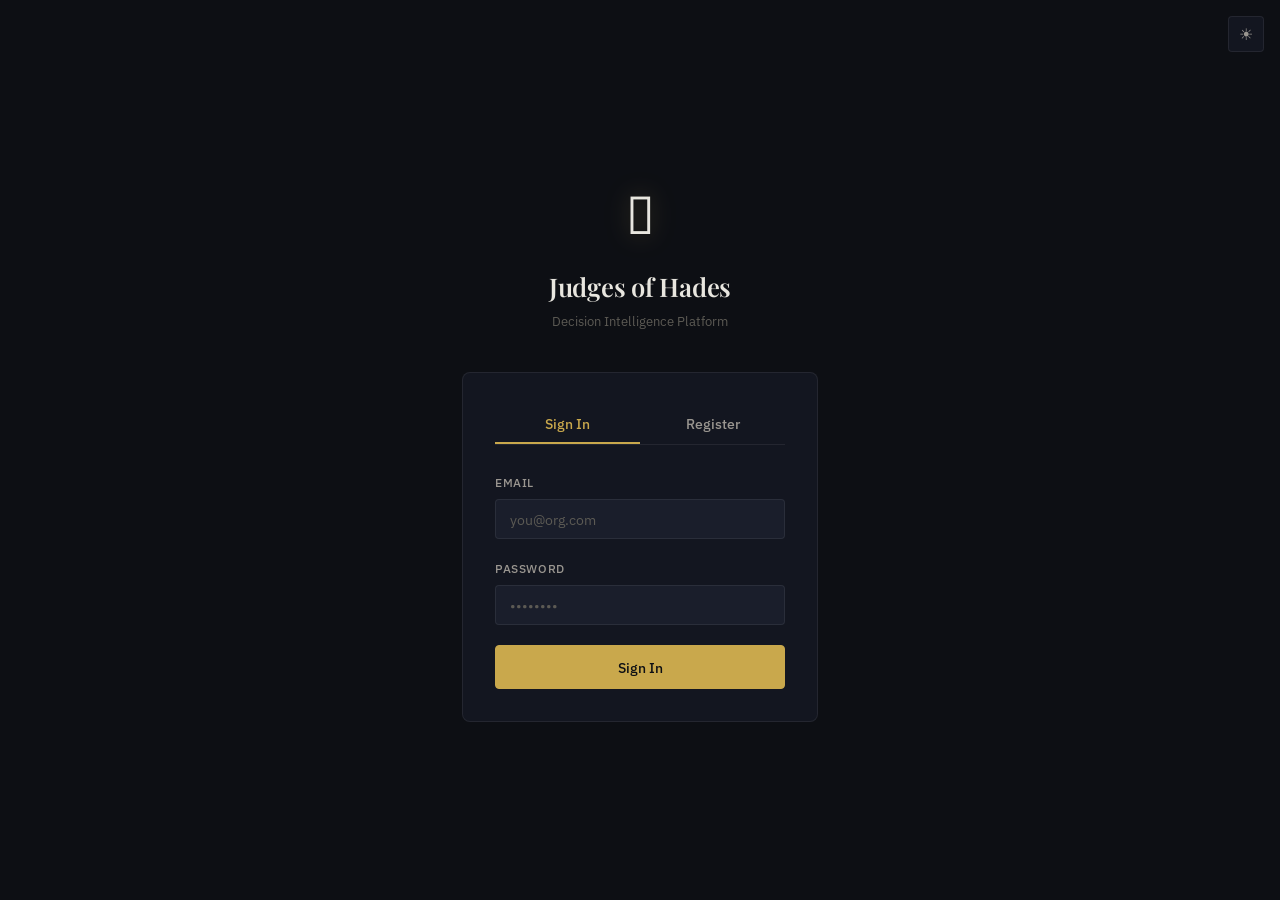
<file: static/analytics.html>
<!DOCTYPE html>
<html lang="en">
<head>
  <meta charset="UTF-8">
  <meta name="viewport" content="width=device-width, initial-scale=1.0">
  <title>Analytics — Judges of Hades</title>
  <link rel="stylesheet" href="/static/style.css">
  <style>
    .trust-bar-wrap { margin-top: 0.5rem; }
    .trust-bar-row {
      display: flex; align-items: center; gap: 10px;
      margin-bottom: 8px; font-size: 0.82rem;
    }
    .trust-bar-label { width: 90px; color: var(--text-2); font-family: var(--font-mono); }
    .trust-bar-track {
      flex: 1; height: 6px;
      background: var(--bg-4); border-radius: 3px; overflow: hidden;
    }
    .trust-bar-fill {
      height: 100%; border-radius: 3px;
      background: var(--gold);
      transition: width 0.6s cubic-bezier(.4,0,.2,1);
    }
    .trust-bar-pct { width: 40px; text-align: right; color: var(--text-3); font-family: var(--font-mono); font-size: 0.75rem; }
    .section-title {
      font-family: var(--font-serif); font-size: 1.1rem; font-weight: 600;
      color: var(--text); margin-bottom: 1rem;
      padding-bottom: 0.5rem; border-bottom: 1px solid var(--border);
    }
    .agent-card {
      background: var(--bg-2); border: 1px solid var(--border);
      border-radius: var(--radius-lg); padding: 1.25rem;
    }
    .agent-card-head {
      display: flex; align-items: center; gap: 10px; margin-bottom: 1rem;
    }
    .agent-stat { display: flex; justify-content: space-between; font-size: 0.82rem; margin-bottom: 6px; }
    .agent-stat-label { color: var(--text-3); }
    .agent-stat-val { color: var(--text-2); font-family: var(--font-mono); }
  </style>
</head>
<body>
  <div class="nav" id="nav"></div>

  <div class="page">
    <div class="page-header">
      <div>
        <div class="page-title">Analytics</div>
        <div class="page-subtitle">Performance metrics and agent trust scores.</div>
      </div>
      <div class="tabs" style="margin-bottom:0;border:none">
        <button class="tab active" onclick="switchSection('personal', this)">Personal</button>
        <button class="tab" onclick="switchSection('org', this)">Organisation</button>
      </div>
    </div>

    <!-- Personal analytics -->
    <div id="section-personal">
      <div id="personal-stats" class="grid-4 mb-3">
        <div class="loading-row" style="grid-column:1/-1"><div class="spinner"></div></div>
      </div>
    </div>

    <!-- Org analytics -->
    <div id="section-org" style="display:none">
      <div id="org-stats" class="grid-4 mb-3">
        <div class="loading-row" style="grid-column:1/-1"><div class="spinner"></div></div>
      </div>

      <div class="grid-2" style="margin-top:1.5rem">
        <div>
          <div class="section-title">Agent Trust Scores</div>
          <div id="trust-bars"><div class="loading-row"><div class="spinner"></div></div></div>
        </div>
        <div>
          <div class="section-title">By Agent — Detail</div>
          <div id="agent-cards" class="grid-2"><div class="loading-row"><div class="spinner"></div></div></div>
        </div>
      </div>
    </div>
  </div>

  <script src="/static/app.js"></script>
  <script>
    if (!Auth.requireLogin()) throw '';
    renderNav('analytics');

    let orgLoaded = false;

    function switchSection(key, btn) {
      document.querySelectorAll('.tab').forEach(t => t.classList.remove('active'));
      btn.classList.add('active');
      document.getElementById('section-personal').style.display = key === 'personal' ? '' : 'none';
      document.getElementById('section-org').style.display = key === 'org' ? '' : 'none';
      if (key === 'org' && !orgLoaded) { loadOrg(); orgLoaded = true; }
    }

    async function loadPersonal() {
      try {
        const d = await api.get('/analytics/me');
        document.getElementById('personal-stats').innerHTML = `
          <div class="stat stat-gold">
            <div class="stat-label">Total Runs</div>
            <div class="stat-value">${d.total_runs}</div>
            <div class="stat-sub">all time</div>
          </div>
          <div class="stat">
            <div class="stat-label">This Month</div>
            <div class="stat-value">${d.runs_this_month}</div>
            <div class="stat-sub">runs triggered</div>
          </div>
          <div class="stat">
            <div class="stat-label">Avg Rating Given</div>
            <div class="stat-value">${d.avg_rating_given ? d.avg_rating_given.toFixed(1) + ' ★' : '—'}</div>
            <div class="stat-sub">out of 5</div>
          </div>
          <div class="stat">
            <div class="stat-label">Most Trusted Agent</div>
            <div class="stat-value" style="font-size:1.2rem;text-transform:capitalize">
              ${d.most_trusted_agent || '—'}
            </div>
            <div class="stat-sub">by your feedback</div>
          </div>
        `;
      } catch {
        document.getElementById('personal-stats').innerHTML = `<div class="alert alert-error">Failed to load.</div>`;
      }
    }

    async function loadOrg() {
      try {
        const [org, agents] = await Promise.all([
          api.get('/analytics/org'),
          api.get('/analytics/org/agents'),
        ]);

        document.getElementById('org-stats').innerHTML = `
          <div class="stat stat-gold">
            <div class="stat-label">Total Runs</div>
            <div class="stat-value">${org.total_runs}</div>
            <div class="stat-sub">across org</div>
          </div>
          <div class="stat">
            <div class="stat-label">Active Users</div>
            <div class="stat-value">${org.active_users}</div>
            <div class="stat-sub">ran at least once</div>
          </div>
          <div class="stat">
            <div class="stat-label">Avg Rating</div>
            <div class="stat-value">${org.avg_rating ? org.avg_rating.toFixed(1) + ' ★' : '—'}</div>
            <div class="stat-sub">org average</div>
          </div>
          <div class="stat">
            <div class="stat-label">Top Agent</div>
            <div class="stat-value" style="font-size:1.2rem;text-transform:capitalize">
              ${org.most_trusted_agent || '—'}
            </div>
            <div class="stat-sub">most trusted</div>
          </div>
        `;

        if (!agents.length) {
          document.getElementById('trust-bars').innerHTML = `<div class="text-dim text-sm">No trust data yet. Submit feedback on runs to populate.</div>`;
          document.getElementById('agent-cards').innerHTML = '';
          return;
        }

        // Group by agent, use latest period
        const latest = {};
        agents.forEach(a => {
          if (!latest[a.agent_name] || a.period > latest[a.agent_name].period)
            latest[a.agent_name] = a;
        });

        const agentList = Object.values(latest).sort((a,b) => (b.trust_rate||0) - (a.trust_rate||0));
        const maxRate = Math.max(...agentList.map(a => a.trust_rate || 0), 0.01);

        document.getElementById('trust-bars').innerHTML = `
          <div class="trust-bar-wrap">
            ${agentList.map(a => `
              <div class="trust-bar-row">
                <span class="trust-bar-label">${a.agent_name}</span>
                <div class="trust-bar-track">
                  <div class="trust-bar-fill" style="width:${((a.trust_rate||0)/maxRate*100).toFixed(1)}%"></div>
                </div>
                <span class="trust-bar-pct">${a.trust_rate ? (a.trust_rate*100).toFixed(0)+'%' : '—'}</span>
              </div>`).join('')}
          </div>
        `;

        const agentIcons = { sales: 'icon-sales', operations: 'icon-ops', finance: 'icon-finance', hades: 'icon-hades' };
        const agentInitials = { sales: 'S', operations: 'O', finance: 'F', hades: 'H' };

        document.getElementById('agent-cards').innerHTML = agentList.map(a => `
          <div class="agent-card">
            <div class="agent-card-head">
              <span class="accordion-agent-icon ${agentIcons[a.agent_name] || 'icon-sales'}">
                ${agentInitials[a.agent_name] || a.agent_name[0].toUpperCase()}
              </span>
              <span style="font-weight:500;text-transform:capitalize">${a.agent_name}</span>
            </div>
            <div class="agent-stat"><span class="agent-stat-label">Times chosen</span><span class="agent-stat-val">${a.times_chosen}</span></div>
            <div class="agent-stat"><span class="agent-stat-label">Total runs</span><span class="agent-stat-val">${a.total_runs}</span></div>
            <div class="agent-stat"><span class="agent-stat-label">Trust rate</span><span class="agent-stat-val">${a.trust_rate ? (a.trust_rate*100).toFixed(1)+'%' : '—'}</span></div>
            <div class="agent-stat"><span class="agent-stat-label">Avg rating</span><span class="agent-stat-val">${a.avg_rating ? a.avg_rating.toFixed(1)+' ★' : '—'}</span></div>
          </div>`).join('');

      } catch {
        document.getElementById('org-stats').innerHTML = `<div class="alert alert-error">Failed to load org analytics.</div>`;
      }
    }

    loadPersonal();
  </script>
</body>
</html>
</file>
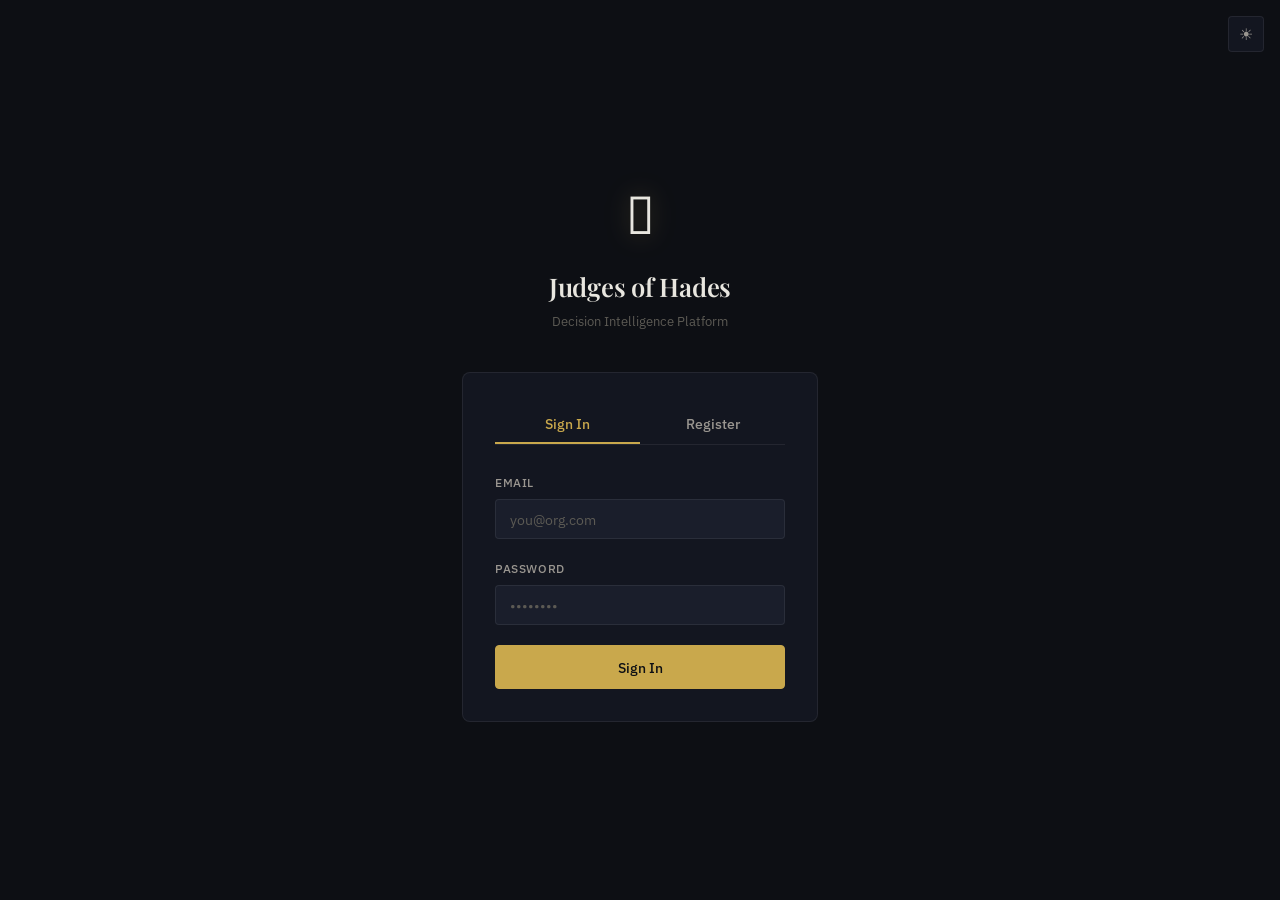
<file: static/dashboard.html>
<!DOCTYPE html>
<html lang="en">
<head>
  <meta charset="UTF-8">
  <meta name="viewport" content="width=device-width, initial-scale=1.0">
  <title>Dashboard — Judges of Hades</title>
  <link rel="stylesheet" href="/static/style.css">
  <style>
    .dash-layout { display: grid; grid-template-columns: 300px 1fr; gap: 1.5rem; align-items: start; }
    .problem-list { position: sticky; top: 72px; max-height: calc(100vh - 100px); overflow-y: auto; }
    .problem-item {
      padding: 0.875rem 1rem;
      border-radius: var(--radius);
      cursor: pointer;
      transition: background var(--transition);
      border: 1px solid transparent;
      margin-bottom: 4px;
    }
    .problem-item:hover { background: var(--bg-3); }
    .problem-item.active { background: var(--bg-3); border-color: var(--border-gold); }
    .problem-item-title { font-size: 0.875rem; font-weight: 500; color: var(--text); margin-bottom: 4px; }
    .problem-item-meta { display: flex; gap: 8px; align-items: center; }
    .run-detail-header {
      display: flex; align-items: flex-start; justify-content: space-between;
      margin-bottom: 1.5rem; gap: 1rem;
    }
    .version-pills { display: flex; gap: 6px; flex-wrap: wrap; }
    .version-pill {
      padding: 3px 10px;
      background: var(--bg-3); border: 1px solid var(--border);
      border-radius: 20px; font-size: 0.75rem;
      font-family: var(--font-mono); color: var(--text-2);
      cursor: pointer; transition: all var(--transition);
    }
    .version-pill:hover { border-color: var(--border-gold); color: var(--gold); }
    .version-pill.active { background: var(--gold-glow); border-color: var(--border-gold); color: var(--gold); }
    .share-row {
      display: flex; align-items: center; gap: 8px;
      padding: 0.75rem 1rem;
      background: var(--bg-3); border-radius: var(--radius);
      margin-top: 1rem;
    }
    .share-url {
      flex: 1; font-family: var(--font-mono); font-size: 0.75rem;
      color: var(--text-2); word-break: break-all;
    }
    .comments-section { margin-top: 1.5rem; }
    .comment-item {
      padding: 0.875rem 1rem;
      background: var(--bg-2); border: 1px solid var(--border);
      border-radius: var(--radius); margin-bottom: 8px;
    }
    .comment-meta { font-size: 0.75rem; color: var(--text-3); margin-bottom: 4px; font-family: var(--font-mono); }
    .comment-body { font-size: 0.875rem; color: var(--text-2); }
    .reply-indent { margin-left: 1.5rem; border-left: 2px solid var(--border); padding-left: 1rem; }
    @media (max-width: 900px) {
      .dash-layout { grid-template-columns: 1fr; }
      .problem-list { position: static; max-height: none; }
    }
  </style>
</head>
<body>
  <div class="nav" id="nav"></div>

  <div class="page">
    <div class="page-header">
      <div>
        <div class="page-title">Dashboard</div>
        <div class="page-subtitle">Your problems, run history, and version comparisons.</div>
      </div>
      <a href="/static/index.html" class="btn btn-primary">+ New Deliberation</a>
    </div>

    <div class="dash-layout">
      <!-- Problem list -->
      <div>
        <div class="flex-between mb-1">
          <span class="text-xs text-dim mono" style="text-transform:uppercase;letter-spacing:.06em">Problems</span>
          <select class="select" id="vis-filter" style="width:auto;height:28px;font-size:0.75rem" onchange="loadProblems()">
            <option value="">All</option>
            <option value="private">Private</option>
            <option value="org">Org</option>
            <option value="public">Public</option>
          </select>
        </div>
        <div id="problem-list" class="problem-list">
          <div class="loading-row"><div class="spinner"></div> Loading…</div>
        </div>
      </div>

      <!-- Run detail -->
      <div id="run-detail">
        <div class="empty">
          <div class="empty-icon">⌂</div>
          <div class="empty-title">Select a problem</div>
          <div class="empty-sub">Choose a problem from the left to view its runs.</div>
        </div>
      </div>
    </div>
  </div>

  <script src="/static/app.js"></script>
  <script>
    if (!Auth.requireLogin()) throw '';
    renderNav('dashboard');

    let activeProblemId = null;
    let activeRunId = null;

    async function loadProblems() {
      const vis = document.getElementById('vis-filter').value;
      const url = `/problems?page_size=50${vis ? `&visibility=${vis}` : ''}`;
      document.getElementById('problem-list').innerHTML = `<div class="loading-row"><div class="spinner"></div></div>`;
      try {
        const problems = await api.get(url);
        if (!problems.length) {
          document.getElementById('problem-list').innerHTML = `
            <div class="empty"><div class="empty-sub">No problems yet. <a href="/static/index.html">Create one.</a></div></div>`;
          return;
        }
        document.getElementById('problem-list').innerHTML = problems.map(p => `
          <div class="problem-item ${p.id === activeProblemId ? 'active' : ''}"
               onclick="selectProblem('${p.id}', this)">
            <div class="problem-item-title">${p.title}</div>
            <div class="problem-item-meta">
              ${visibilityBadge(p.visibility)}
              <span class="text-xs text-dim">${timeAgo(p.created_at)}</span>
            </div>
          </div>`).join('');
      } catch { document.getElementById('problem-list').innerHTML = `<div class="alert alert-error">Failed to load.</div>`; }
    }

    async function selectProblem(id, el) {
      document.querySelectorAll('.problem-item').forEach(e => e.classList.remove('active'));
      el.classList.add('active');
      activeProblemId = id;
      await loadRuns(id);
    }

    async function loadRuns(problemId) {
      document.getElementById('run-detail').innerHTML = `<div class="loading-row"><div class="spinner"></div></div>`;
      try {
        const runs = await api.get(`/problems/${problemId}/runs`);
        if (!runs.length) {
          document.getElementById('run-detail').innerHTML = `
            <div class="empty"><div class="empty-sub">No runs yet. <a href="/static/index.html">Start one.</a></div></div>`;
          return;
        }
        renderRunsHeader(problemId, runs);
        await selectRun(runs[0].id);
      } catch { document.getElementById('run-detail').innerHTML = `<div class="alert alert-error">Failed to load runs.</div>`; }
    }

    function renderRunsHeader(problemId, runs) {
      const pills = runs.map(r => `
        <span class="version-pill ${r.id === activeRunId ? 'active' : ''}"
              id="pill-${r.id}" onclick="selectRun('${r.id}')">
          v${r.version} ${statusBadge(r.status)}
        </span>`).join('');

      const el = document.getElementById('run-detail');
      if (!el.querySelector('.version-pills')) {
        const header = document.createElement('div');
        header.className = 'run-detail-header';
        header.id = 'run-detail-header';
        header.innerHTML = `<div class="version-pills" id="version-pills">${pills}</div>`;
        el.prepend(header);
      } else {
        document.getElementById('version-pills').innerHTML = pills;
      }
    }

    async function selectRun(runId) {
      activeRunId = runId;
      document.querySelectorAll('.version-pill').forEach(p => {
        p.classList.toggle('active', p.id === `pill-${runId}`);
      });

      const container = document.getElementById('run-detail');
      let body = container.querySelector('#run-body');
      if (!body) {
        body = document.createElement('div');
        body.id = 'run-body';
        container.appendChild(body);
      }
      body.innerHTML = `<div class="loading-row"><div class="spinner"></div></div>`;

      try {
        const [run, outputs] = await Promise.all([
          api.get(`/runs/${runId}`),
          api.get(`/runs/${runId}/agents`).catch(() => []),
        ]);

        const agentMap = {};
        outputs.forEach(a => agentMap[a.agent_name] = a);

        const agents = [
          { key: 'sales',      label: 'Sales Strategist',     icon: 'S', cls: 'icon-sales'   },
          { key: 'operations', label: 'Operations Strategist', icon: 'O', cls: 'icon-ops'     },
          { key: 'finance',    label: 'Finance Strategist',    icon: 'F', cls: 'icon-finance' },
        ];

        const accordions = run.status === 'done' ? agents.map(a => {
          const out = agentMap[a.key];
          if (!out) return '';
          return `
            <div class="accordion" onclick="accordion(this)">
              <button class="accordion-trigger">
                <span class="accordion-label">
                  <span class="accordion-agent-icon ${a.cls}">${a.icon}</span>${a.label}
                </span>
                <span class="accordion-chevron">▾</span>
              </button>
              <div class="accordion-body">
                <div class="accordion-content">
                  ${out.raw_output}
                  <div class="accordion-meta">
                    <span>⏱ ${out.latency_ms}ms</span>
                    ${out.tokens_used ? `<span>◈ ${out.tokens_used} tokens</span>` : ''}
                  </div>
                </div>
              </div>
            </div>`;
        }).join('') : '';

        let shareBlock = '';
        try {
          const share = await api.get(`/runs/${runId}/share`);
          const url = `${location.origin}/shared/${share.share_token}`;
          shareBlock = `
            <div class="share-row">
              <span class="text-xs text-dim">🔗</span>
              <span class="share-url">${url}</span>
              <button class="btn btn-sm btn-secondary" onclick="navigator.clipboard.writeText('${url}')">Copy</button>
              <button class="btn btn-sm btn-danger" onclick="revokeShare('${runId}')">Revoke</button>
            </div>`;
        } catch {
          shareBlock = `
            <div style="margin-top:0.75rem">
              <button class="btn btn-secondary btn-sm" onclick="createShare('${runId}', false)">Share with Org</button>
              <button class="btn btn-ghost btn-sm" onclick="createShare('${runId}', true)">Public Link</button>
            </div>`;
        }

        body.innerHTML = `
          <div class="run-meta">
            <span><b>Run</b> v${run.version}</span>
            <span><b>ID</b> ${run.id.slice(0,8).toUpperCase()}</span>
            <span><b>Status</b> ${statusBadge(run.status)}</span>
            <span><b>Started</b> ${fmtDate(run.created_at)}</span>
            ${run.completed_at ? `<span><b>Completed</b> ${fmtDate(run.completed_at)}</span>` : ''}
          </div>

          ${run.status === 'done' ? `
            <div class="decision-card">
              <div class="decision-card-header">
                <span class="decision-crown">𓂀</span>
                <div>
                  <div class="decision-label">Final Verdict — Hades</div>
                </div>
              </div>
              <div class="decision-body">${run.final_decision}</div>
            </div>
            <div class="agent-grid" style="margin-bottom:1rem">${accordions}</div>
          ` : run.status === 'running' || run.status === 'pending' ? `
            <div class="card" style="text-align:center;padding:2rem">
              <div class="spinner" style="margin:0 auto 1rem"></div>
              <div class="text-muted">Council is deliberating…</div>
            </div>
          ` : `<div class="alert alert-error">This run failed. Please try again.</div>`}

          ${shareBlock}

          <div class="comments-section" id="comments-${runId}">
            <div class="divider"></div>
            <div class="flex-between mb-2">
              <span class="text-xs text-dim mono" style="text-transform:uppercase;letter-spacing:.06em">Comments</span>
            </div>
            <div id="comment-list-${runId}"><div class="loading-row"><div class="spinner"></div></div></div>
            <div style="display:flex;gap:8px;margin-top:1rem">
              <textarea class="textarea" id="comment-input-${runId}" rows="2" placeholder="Add a comment…" style="flex:1;min-height:60px"></textarea>
              <button class="btn btn-primary" onclick="postComment('${runId}')">Post</button>
            </div>
          </div>
        `;

        loadComments(runId);
      } catch (e) {
        body.innerHTML = `<div class="alert alert-error">Failed to load run details.</div>`;
      }
    }

    async function loadComments(runId) {
      try {
        const comments = await api.get(`/runs/${runId}/comments`);
        const top = comments.filter(c => !c.parent_id);
        const children = comments.filter(c => c.parent_id);

        const renderComment = (c, indent = false) => `
          <div class="comment-item ${indent ? 'reply-indent' : ''}">
            <div class="comment-meta">${fmtDate(c.created_at)}${c.edited_at ? ' · edited' : ''}</div>
            <div class="comment-body">${c.body}</div>
            <div style="margin-top:6px">
              <button class="btn btn-ghost btn-sm" onclick="replyTo('${runId}','${c.id}')">Reply</button>
            </div>
          </div>
          ${children.filter(ch => ch.parent_id === c.id).map(ch => renderComment(ch, true)).join('')}
        `;

        document.getElementById(`comment-list-${runId}`).innerHTML =
          top.length ? top.map(c => renderComment(c)).join('') :
          `<div class="text-dim text-sm">No comments yet.</div>`;
      } catch {}
    }

    async function postComment(runId) {
      const input = document.getElementById(`comment-input-${runId}`);
      const body = input.value.trim();
      if (!body) return;
      try {
        await api.post(`/runs/${runId}/comments`, { body });
        input.value = '';
        loadComments(runId);
      } catch {}
    }

    function replyTo(runId, parentId) {
      const input = document.getElementById(`comment-input-${runId}`);
      input.focus();
      input.dataset.parentId = parentId;
      input.placeholder = 'Replying…';
    }

    async function createShare(runId, isPublic) {
      try {
        await api.post(`/runs/${runId}/share`, { is_public_link: isPublic });
        selectRun(runId);
      } catch {}
    }

    async function revokeShare(runId) {
      try {
        await api.del(`/runs/${runId}/share`);
        selectRun(runId);
      } catch {}
    }

    loadProblems();
  </script>
</body>
</html>
</file>
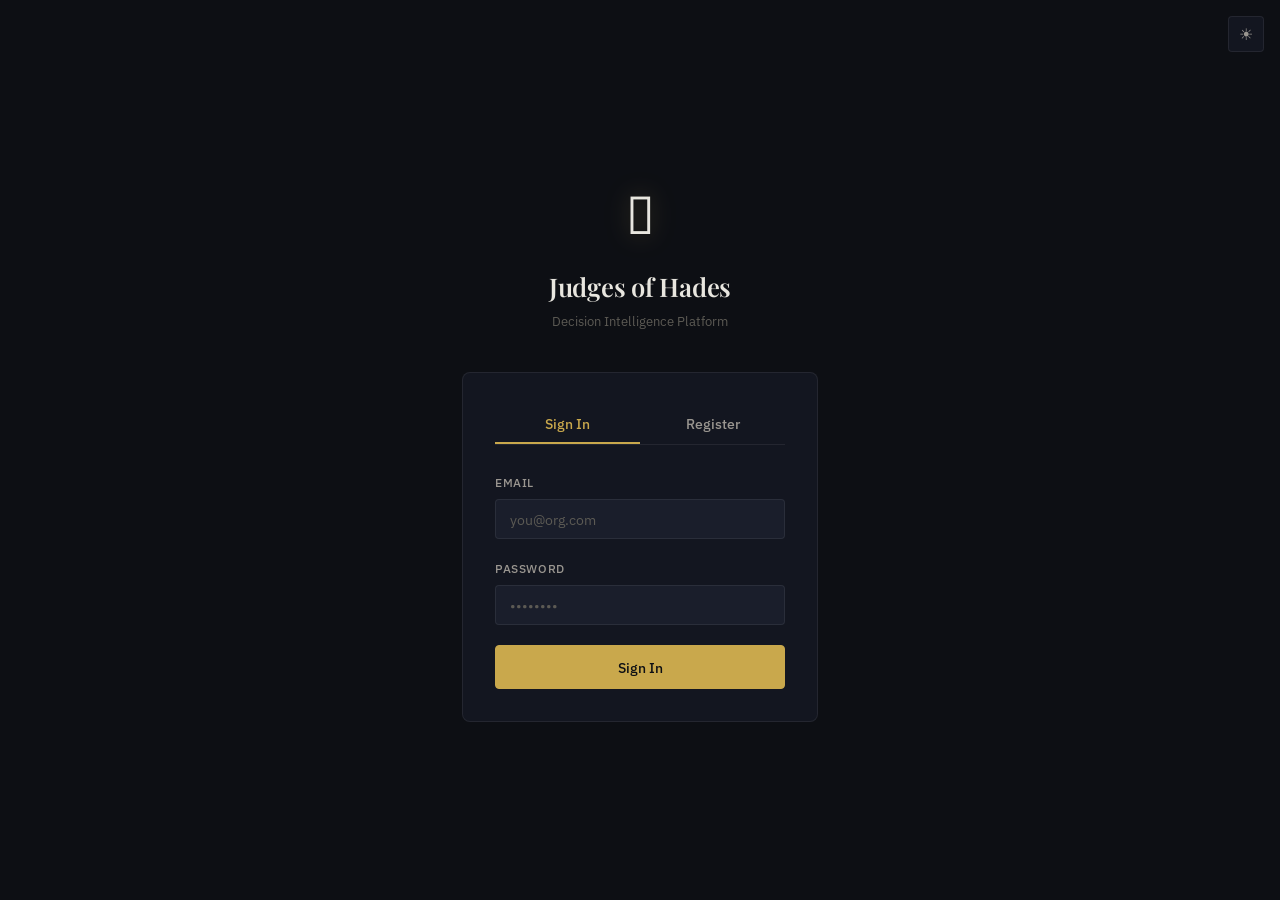
<file: static/login.html>
<!DOCTYPE html>
<html lang="en">
<head>
  <meta charset="UTF-8">
  <meta name="viewport" content="width=device-width, initial-scale=1.0">
  <title>Sign In — Judges of Hades</title>
  <link rel="stylesheet" href="/static/style.css">
  <style>
    body { display: flex; align-items: center; justify-content: center; min-height: 100vh; }
    .auth-wrap { width: 100%; max-width: 420px; padding: 2rem; }
    .auth-brand {
      text-align: center; margin-bottom: 2.5rem;
    }
    .auth-glyph {
      font-size: 3rem; display: block; margin-bottom: 0.75rem;
      filter: drop-shadow(0 0 12px rgba(201,168,76,0.4));
    }
    .auth-title {
      font-family: var(--font-serif);
      font-size: 1.6rem; font-weight: 600;
      color: var(--text); letter-spacing: -0.01em;
    }
    .auth-sub { font-size: 0.82rem; color: var(--text-3); margin-top: 4px; }
    .auth-card {
      background: var(--bg-2);
      border: 1px solid var(--border);
      border-radius: var(--radius-lg);
      padding: 2rem;
    }
    .auth-tabs { display: flex; margin-bottom: 1.75rem; border-bottom: 1px solid var(--border); }
    .auth-tab {
      flex: 1; text-align: center;
      padding: 0.6rem;
      font-size: 0.875rem; font-weight: 500;
      color: var(--text-2);
      cursor: pointer;
      border: none; background: none;
      border-bottom: 2px solid transparent;
      transition: color var(--transition), border-color var(--transition);
    }
    .auth-tab.active { color: var(--gold); border-bottom-color: var(--gold); }
    .auth-form { display: none; }
    .auth-form.active { display: block; }
    .theme-corner {
      position: fixed; top: 1rem; right: 1rem;
    }
    .divider-or {
      display: flex; align-items: center; gap: 0.75rem;
      margin: 1.25rem 0; color: var(--text-3); font-size: 0.78rem;
    }
    .divider-or::before, .divider-or::after {
      content: ''; flex: 1; height: 1px; background: var(--border);
    }
  </style>
</head>
<body>
  <button class="theme-toggle theme-corner" id="theme-toggle" onclick="Theme.toggle()"></button>

  <div class="auth-wrap">
    <div class="auth-brand">
      <span class="auth-glyph">𓂀</span>
      <div class="auth-title">Judges of Hades</div>
      <div class="auth-sub">Decision Intelligence Platform</div>
    </div>

    <div class="auth-card">
      <div class="auth-tabs">
        <button class="auth-tab active" onclick="switchTab('login')">Sign In</button>
        <button class="auth-tab" onclick="switchTab('register')">Register</button>
      </div>

      <div id="auth-alert"></div>

      <form class="auth-form active" id="login-form" onsubmit="doLogin(event)">
        <div class="field">
          <label class="label">Email</label>
          <input class="input" type="email" id="login-email" placeholder="you@org.com" required>
        </div>
        <div class="field">
          <label class="label">Password</label>
          <input class="input" type="password" id="login-password" placeholder="••••••••" required>
        </div>
        <button class="btn btn-primary btn-lg" style="width:100%" id="login-btn" type="submit">
          Sign In
        </button>
      </form>

      <form class="auth-form" id="register-form" onsubmit="doRegister(event)">
        <div class="grid-2">
          <div class="field">
            <label class="label">Display Name</label>
            <input class="input" type="text" id="reg-name" placeholder="Your name" required>
          </div>
          <div class="field">
            <label class="label">Email</label>
            <input class="input" type="email" id="reg-email" placeholder="you@org.com" required>
          </div>
        </div>
        <div class="field">
          <label class="label">Password</label>
          <input class="input" type="password" id="reg-password" placeholder="Min 8 characters" required>
        </div>
        <div class="divider-or">Organisation</div>
        <div class="grid-2">
          <div class="field">
            <label class="label">Org Name</label>
            <input class="input" type="text" id="reg-org-name" placeholder="Acme Corp" required>
          </div>
          <div class="field">
            <label class="label">Org Slug</label>
            <input class="input" type="text" id="reg-org-slug" placeholder="acme-corp" required
                   pattern="[a-z0-9\-]+" title="Lowercase letters, numbers, hyphens only">
          </div>
        </div>

        <div class="field" style="margin-bottom: 1.5rem;">
          <label class="label">Requested Role</label>
          <select class="input" id="reg-role" required style="width: 100%; background: var(--bg-2); color: var(--text);">
            <option value="user" selected>Standard User</option>
            <option value="power_user">Power User</option>
            <option value="admin">Administrator</option>
          </select>
        </div>

        <button class="btn btn-primary btn-lg" style="width:100%" id="register-btn" type="submit">
          Create Account
        </button>
      </form>
    </div>
  </div>

  <script src="/static/app.js"></script>
  <script>
    Theme.init();

    // Redirect if already logged in
    if (Auth.isLoggedIn()) window.location.href = '/static/index.html';

    function switchTab(tab) {
      document.querySelectorAll('.auth-tab').forEach((t, i) =>
        t.classList.toggle('active', (i === 0) === (tab === 'login'))
      );
      document.getElementById('login-form').classList.toggle('active', tab === 'login');
      document.getElementById('register-form').classList.toggle('active', tab === 'register');
      clearAlert('auth-alert');
    }

    async function doLogin(e) {
      e.preventDefault();
      clearAlert('auth-alert');
      setLoading('login-btn', true, 'Sign In');
      try {
        const data = await api.post('/auth/login', {
          email:    document.getElementById('login-email').value,
          password: document.getElementById('login-password').value,
        });
        Auth.save(data);
        const user = await api.get('/auth/me');
        Auth.saveUser(user);
        window.location.href = '/static/index.html';
      } catch (err) {
        showAlert('auth-alert', err.detail || 'Login failed.', 'error');
        setLoading('login-btn', false, 'Sign In');
      }
    }

    async function doRegister(e) {
      e.preventDefault();
      clearAlert('auth-alert');
      setLoading('register-btn', true, 'Create Account');
      try {
        const data = await api.post('/auth/register', {
          email:          document.getElementById('reg-email').value,
          password:       document.getElementById('reg-password').value,
          display_name:   document.getElementById('reg-name').value,
          org_name:       document.getElementById('reg-org-name').value,
          org_slug:       document.getElementById('reg-org-slug').value,
          requested_role: document.getElementById('reg-role').value, // ADDED ROLE PAYLOAD
        });
        Auth.save(data);
        const user = await api.get('/auth/me');
        Auth.saveUser(user);
        window.location.href = '/static/index.html';
      } catch (err) {
        showAlert('auth-alert', err.detail || 'Registration failed.', 'error');
        setLoading('register-btn', false, 'Create Account');
      }
    }
  </script>
</body>
</html>
</file>
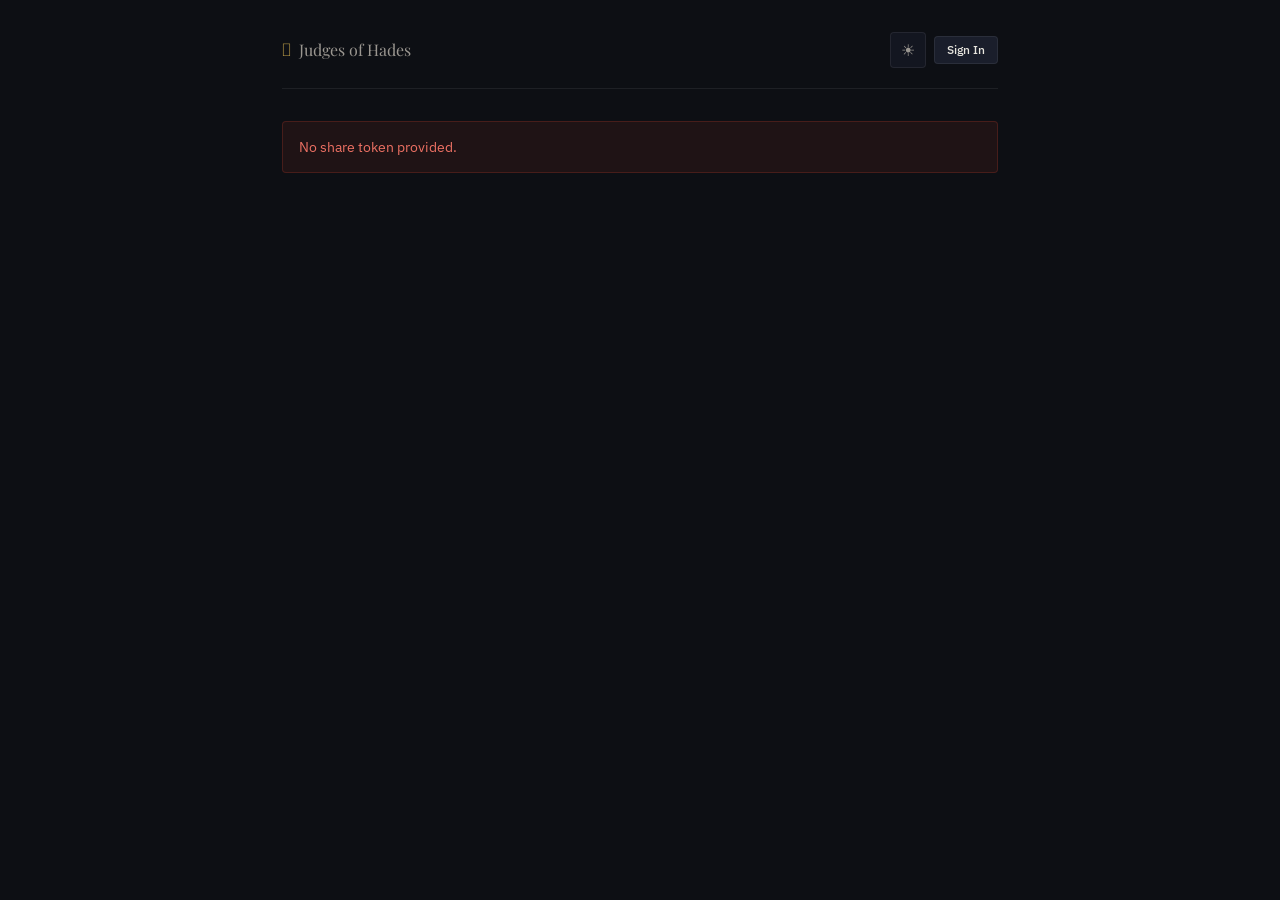
<file: static/shared.html>
<!DOCTYPE html>
<html lang="en">
<head>
  <meta charset="UTF-8">
  <meta name="viewport" content="width=device-width, initial-scale=1.0">
  <title>Shared Decision — Judges of Hades</title>
  <link rel="stylesheet" href="/static/style.css">
  <style>
    .shared-wrap { max-width: 780px; margin: 0 auto; padding: 2rem; }
    .shared-header {
      display: flex; align-items: center; justify-content: space-between;
      margin-bottom: 2rem; padding-bottom: 1.25rem;
      border-bottom: 1px solid var(--border);
    }
    .shared-brand {
      display: flex; align-items: center; gap: 8px;
      font-family: var(--font-serif); font-size: 1rem;
      color: var(--text-2);
    }
    .shared-brand .crown { color: var(--gold); }
  </style>
</head>
<body>
  <div class="shared-wrap">
    <div class="shared-header">
      <div class="shared-brand">
        <span class="crown">𓂀</span> Judges of Hades
      </div>
      <div style="display:flex;gap:8px;align-items:center">
        <button class="theme-toggle" id="theme-toggle" onclick="Theme.toggle()"></button>
        <a href="/static/login.html" class="btn btn-secondary btn-sm">Sign In</a>
      </div>
    </div>

    <div id="content">
      <div class="loading-row" style="padding:4rem 0">
        <div class="spinner" style="width:28px;height:28px;border-width:3px"></div>
        <span class="text-muted">Loading shared decision…</span>
      </div>
    </div>
  </div>

  <script src="/static/app.js"></script>
  <script>
    Theme.init();

    const token = location.pathname.split('/shared/')[1] || new URLSearchParams(location.search).get('token');

    async function loadShared() {
      if (!token) {
        document.getElementById('content').innerHTML = `<div class="alert alert-error">No share token provided.</div>`;
        return;
      }
      try {
        const run = await api.get(`/shared/${token}`);

        let agentOutputs = [];
        // Public viewers can't fetch agent outputs (auth required) — show only final decision
        const agents = [
          { key: 'sales',      label: 'Sales Strategist',     icon: 'S', cls: 'icon-sales'   },
          { key: 'operations', label: 'Operations Strategist', icon: 'O', cls: 'icon-ops'     },
          { key: 'finance',    label: 'Finance Strategist',    icon: 'F', cls: 'icon-finance' },
        ];

        document.getElementById('content').innerHTML = `
          <div class="run-meta" style="margin-bottom:1.5rem">
            <span><b>Run</b> v${run.version}</span>
            <span><b>Status</b> ${statusBadge(run.status)}</span>
            ${run.completed_at ? `<span><b>Completed</b> ${fmtDate(run.completed_at)}</span>` : ''}
          </div>

          <div style="background:var(--bg-3);border-radius:var(--radius-lg);padding:1.25rem;margin-bottom:1.5rem">
            <div class="text-xs text-dim mono mb-1" style="text-transform:uppercase;letter-spacing:.06em">Problem</div>
            <div style="font-size:0.9rem;color:var(--text);line-height:1.6">${run.problem_text}</div>
          </div>

          ${run.status === 'done' ? `
            <div class="decision-card">
              <div class="decision-card-header">
                <span class="decision-crown">𓂀</span>
                <div>
                  <div class="decision-label">Final Verdict — Hades</div>
                </div>
              </div>
              <div class="decision-body">${run.final_decision}</div>
            </div>

            <div style="margin-top:1rem;padding:1rem;background:var(--bg-3);border-radius:var(--radius);font-size:0.8rem;color:var(--text-3);text-align:center">
              The council's individual deliberations are visible to authenticated members.
              <a href="/static/login.html">Sign in</a> to view all agent outputs.
            </div>
          ` : `
            <div class="alert alert-info">This decision is still being deliberated.</div>
          `}
        `;
      } catch (err) {
        if (err.status === 410) {
          document.getElementById('content').innerHTML = `
            <div class="empty">
              <div class="empty-icon">🔒</div>
              <div class="empty-title">Link expired</div>
              <div class="empty-sub">This share link is no longer valid.</div>
            </div>`;
        } else {
          document.getElementById('content').innerHTML = `
            <div class="empty">
              <div class="empty-icon">⚠</div>
              <div class="empty-title">Not found</div>
              <div class="empty-sub">This share link does not exist or has been revoked.</div>
            </div>`;
        }
      }
    }

    loadShared();
  </script>
</body>
</html>
</file>
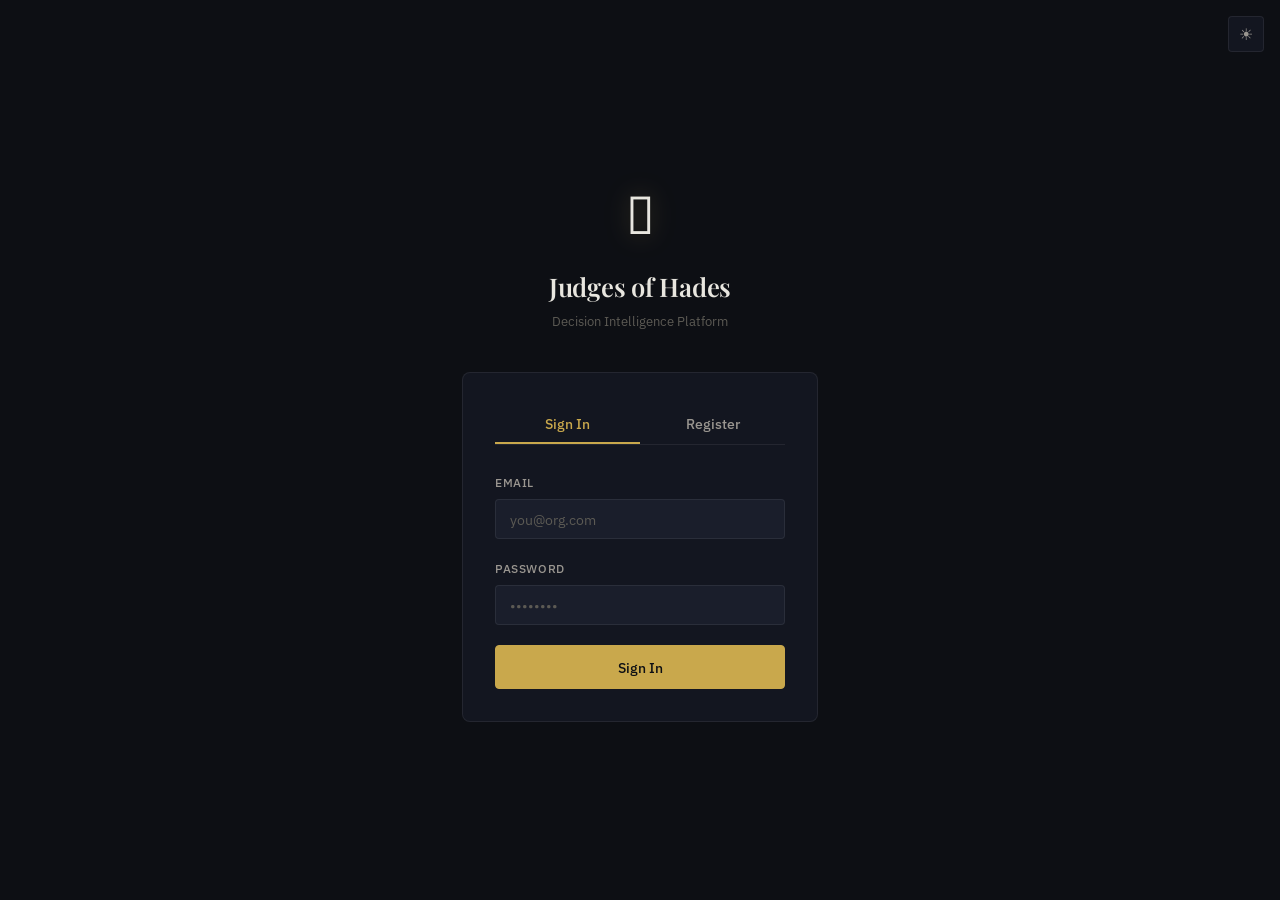
<file: static/superadmin.html>
<!DOCTYPE html>
<html lang="en">
<head>
  <meta charset="UTF-8">
  <meta name="viewport" content="width=device-width, initial-scale=1.0">
  <title>Super Admin — Judges of Hades</title>
  <link rel="stylesheet" href="/static/style.css">
  <style>
    .sa-tabs-content > div { display: none; }
    .sa-tabs-content > div.active { display: block; }

    /* ── Flag rows ─────────────────────────────────────────────────────── */
    .flag-item { border-bottom: 0.5px solid var(--border); }
    .flag-item:last-child { border-bottom: none; }
    .flag-item.critical .flag-summary-row { border-left: 3px solid #EC7063; }
    .flag-item.high     .flag-summary-row { border-left: 3px solid var(--gold); }
    .flag-item.medium   .flag-summary-row { border-left: 3px solid #5DADE2; }
    .flag-item.resolved .flag-summary-row { opacity: 0.45; }

    .flag-summary-row {
      display: grid;
      grid-template-columns: 90px 80px 130px 1fr 160px 90px 36px;
      gap: 10px; align-items: center;
      padding: 10px 14px;
      font-size: 0.82rem;
      cursor: pointer;
      transition: background var(--transition);
      user-select: none;
    }
    .flag-summary-row:hover { background: var(--bg-3); }

    .flag-chevron {
      font-size: 0.7rem; color: var(--text-3);
      transition: transform 0.2s; text-align: center;
    }
    .flag-item.open .flag-chevron { transform: rotate(180deg); }

    /* ── Flag detail panel ─────────────────────────────────────────────── */
    .flag-detail {
      display: none;
      padding: 0 14px 14px 14px;
      background: var(--bg-2);
      border-top: 1px solid var(--border);
    }
    .flag-item.open .flag-detail { display: block; }

    .flag-detail-grid {
      display: grid;
      grid-template-columns: 1fr 1fr;
      gap: 0.75rem 1.5rem;
      margin-bottom: 0.75rem;
      padding-top: 0.75rem;
    }
    .fd-field label {
      display: block;
      font-size: 0.68rem; font-family: var(--font-mono);
      text-transform: uppercase; letter-spacing: 0.05em;
      color: var(--text-3); margin-bottom: 2px;
    }
    .fd-field .fd-val {
      font-size: 0.82rem; color: var(--text-1);
      word-break: break-all;
    }
    .fd-field .fd-val.mono { font-family: var(--font-mono); font-size: 0.78rem; }
    .fd-field .fd-val.dim  { color: var(--text-3); }

    .fd-meta-box {
      background: var(--bg-4); border-radius: var(--radius);
      padding: 0.6rem 0.75rem; font-size: 0.78rem;
      font-family: var(--font-mono); color: var(--text-2);
      white-space: pre-wrap; word-break: break-all;
      max-height: 200px; overflow-y: auto;
      margin-bottom: 0.75rem;
      border: 1px solid var(--border);
    }
    .fd-excerpt-box {
      background: rgba(192,57,43,0.08); border: 1px solid rgba(192,57,43,0.25);
      border-radius: var(--radius); padding: 0.6rem 0.75rem;
      font-size: 0.8rem; color: var(--text-2);
      white-space: pre-wrap; word-break: break-all;
      max-height: 140px; overflow-y: auto;
      margin-bottom: 0.75rem;
    }
    .fd-actions { display: flex; gap: 8px; align-items: center; flex-wrap: wrap; }
    .fd-notes-input {
      flex: 1; min-width: 200px;
      background: var(--bg-3); border: 1px solid var(--border);
      border-radius: var(--radius); padding: 5px 10px;
      font-size: 0.8rem; color: var(--text-1);
    }
    .fd-notes-input:focus { border-color: var(--border-gold); outline: none; }
    .fd-section-label {
      font-size: 0.68rem; font-family: var(--font-mono);
      text-transform: uppercase; letter-spacing: 0.05em;
      color: var(--text-3); margin-bottom: 6px;
    }

    /* ── Scheduler logs ────────────────────────────────────────────────── */
    .sched-item { border-bottom: 0.5px solid var(--border); }
    .sched-item:last-child { border-bottom: none; }
    .sched-item.success .sched-summary { border-left: 3px solid #58D68D; }
    .sched-item.error   .sched-summary { border-left: 3px solid #EC7063; }
    .sched-item.skipped .sched-summary { border-left: 3px solid var(--border); }

    .sched-summary {
      display: grid;
      grid-template-columns: 200px 80px 60px 1fr 90px 28px;
      gap: 10px; align-items: center;
      padding: 9px 14px; font-size: 0.82rem;
      cursor: pointer; transition: background var(--transition);
      user-select: none;
    }
    .sched-summary:hover { background: var(--bg-3); }
    .sched-item.open .sched-chevron { transform: rotate(180deg); }
    .sched-chevron { font-size: 0.7rem; color: var(--text-3); transition: transform 0.2s; }

    .sched-detail {
      display: none; padding: 0 14px 14px;
      background: var(--bg-2); border-top: 1px solid var(--border);
    }
    .sched-item.open .sched-detail { display: block; }

    .sched-row-table {
      width: 100%; border-collapse: collapse;
      font-size: 0.78rem; margin-top: 0.75rem;
    }
    .sched-row-table th {
      font-size: 0.68rem; font-family: var(--font-mono);
      text-transform: uppercase; letter-spacing: 0.04em;
      color: var(--text-3); padding: 4px 8px;
      text-align: left; border-bottom: 1px solid var(--border);
      background: var(--bg-3);
    }
    .sched-row-table td {
      padding: 5px 8px; color: var(--text-2);
      font-family: var(--font-mono); font-size: 0.76rem;
      border-bottom: 0.5px solid var(--border);
      vertical-align: top; word-break: break-all;
    }
    .sched-row-table tr:last-child td { border-bottom: none; }
    .sched-row-table tr:hover td { background: var(--bg-3); }

    /* ── Misc ─────────────────────────────────────────────────────────── */
    .pulse-dot {
      width: 8px; height: 8px; border-radius: 50%;
      background: #EC7063; display: inline-block;
      animation: pulse 1.5s ease-in-out infinite; margin-right: 6px;
    }
    .pulse-dot.clear { background: #58D68D; animation: none; }
    .alert-counter {
      font-family: var(--font-mono); font-size: 0.75rem;
      padding: 2px 8px; border-radius: 12px;
      background: rgba(192,57,43,0.15); color: #EC7063; font-weight: 500;
    }
    .alert-counter.zero { background: rgba(39,174,96,0.1); color: #58D68D; }
    .org-card {
      background: var(--bg-2); border: 1px solid var(--border);
      border-radius: var(--radius-lg); padding: 1.25rem;
      cursor: pointer; transition: border-color var(--transition);
    }
    .org-card:hover { border-color: var(--border-gold); }
    .org-card-name { font-weight: 500; font-size: 0.95rem; margin-bottom: 6px; }
    .org-card-meta { display: flex; gap: 12px; flex-wrap: wrap; font-size: 0.78rem; color: var(--text-2); }
    .org-card-flags { color: #EC7063; }
    .member-row {
      display: grid;
      grid-template-columns: 1fr 160px 80px 60px 60px 100px;
      gap: 8px; align-items: center;
      padding: 8px 14px; border-bottom: 0.5px solid var(--border); font-size: 0.82rem;
    }
    .search-bar { display: flex; gap: 8px; margin-bottom: 1.5rem; }
    .search-bar .input { flex: 1; }
  </style>
</head>
<body>
  <div class="nav" id="nav"></div>

  <div class="page">
    <div class="page-header">
      <div>
        <div class="page-title">
          <span id="pulse-dot" class="pulse-dot"></span>Super Admin
        </div>
        <div class="page-subtitle">
          Platform monitoring &amp; management.
          Flags: <span id="flag-counter" class="alert-counter">…</span>
          &nbsp;Critical: <span id="critical-counter" class="alert-counter">…</span>
        </div>
      </div>
    </div>

    <div class="tabs">
      <button class="tab active" onclick="switchTab('monitor',this)">🚨 Monitor</button>
      <button class="tab" onclick="switchTab('scheduler',this)">⏱ Scheduler</button>
      <button class="tab" onclick="switchTab('platform',this)">◈ Platform</button>
      <button class="tab" onclick="switchTab('orgs',this)">⌂ Orgs</button>
      <button class="tab" onclick="switchTab('users',this)">👤 Users</button>
    </div>

    <div class="sa-tabs-content">

      <!-- ── Monitor ──────────────────────────────────────────────────── -->
      <div id="tab-monitor" class="active">
        <div id="alert-monitor"></div>
        <div class="flex-between mb-2" style="flex-wrap:wrap;gap:8px">
          <div style="display:flex;gap:8px;flex-wrap:wrap">
            <select class="select" id="filter-type" style="width:auto;height:32px;font-size:0.78rem" onchange="loadFlags()">
              <option value="">All types</option>
              <option value="http_5xx">HTTP 5xx</option>
              <option value="failed_run">Failed run</option>
              <option value="rate_limit">Rate limit</option>
              <option value="slow_request">Slow request</option>
              <option value="repeated_401">Repeated 401</option>
              <option value="unethical_prompt">Unethical prompt</option>
            </select>
            <select class="select" id="filter-severity" style="width:auto;height:32px;font-size:0.78rem" onchange="loadFlags()">
              <option value="">All severities</option>
              <option value="critical">Critical</option>
              <option value="high">High</option>
              <option value="medium">Medium</option>
              <option value="low">Low</option>
            </select>
            <select class="select" id="filter-resolved" style="width:auto;height:32px;font-size:0.78rem" onchange="loadFlags()">
              <option value="false">Unresolved</option>
              <option value="true">Resolved</option>
              <option value="">All</option>
            </select>
          </div>
          <button class="btn btn-ghost btn-sm" onclick="loadFlags()">↻ Refresh</button>
        </div>

        <div class="card" style="padding:0">
          <!-- Header row -->
          <div class="flag-summary-row" style="font-size:0.7rem;font-weight:600;letter-spacing:.04em;text-transform:uppercase;color:var(--text-3);background:var(--bg-3);cursor:default">
            <span>Type</span><span>Severity</span><span>Time</span>
            <span>Summary</span><span>User / Org</span><span>Status</span><span></span>
          </div>
          <div id="flags-list">
            <div class="loading-row"><div class="spinner"></div></div>
          </div>
        </div>
      </div>

      <!-- ── Scheduler ────────────────────────────────────────────────── -->
      <div id="tab-scheduler">
        <div class="flex-between mb-2" style="flex-wrap:wrap;gap:8px">
          <div style="display:flex;gap:8px;flex-wrap:wrap">
            <select class="select" id="sched-filter-job" style="width:auto;height:32px;font-size:0.78rem" onchange="loadSchedLogs()">
              <option value="">All jobs</option>
              <option value="purge_standard_logs">purge_standard_logs</option>
              <option value="purge_error_logs">purge_error_logs</option>
              <option value="purge_rate_limit_windows">purge_rate_limit_windows</option>
              <option value="aggregate_trust_scores">aggregate_trust_scores</option>
              <option value="purge_monitoring_flags">purge_monitoring_flags</option>
            </select>
            <select class="select" id="sched-filter-status" style="width:auto;height:32px;font-size:0.78rem" onchange="loadSchedLogs()">
              <option value="">All statuses</option>
              <option value="success">Success</option>
              <option value="skipped">Skipped</option>
              <option value="error">Error</option>
            </select>
          </div>
          <button class="btn btn-ghost btn-sm" onclick="loadSchedLogs()">↻ Refresh</button>
        </div>

        <div class="card" style="padding:0">
          <div class="sched-summary" style="font-size:0.7rem;font-weight:600;letter-spacing:.04em;text-transform:uppercase;color:var(--text-3);background:var(--bg-3);cursor:default">
            <span>Job</span><span>Status</span><span>Rows</span><span>Summary</span>
            <span>Duration</span><span></span>
          </div>
          <div id="sched-list">
            <div class="loading-row"><div class="spinner"></div></div>
          </div>
        </div>
      </div>

      <!-- ── Platform ─────────────────────────────────────────────────── -->
      <div id="tab-platform">
        <div id="platform-stats" class="grid-4 mb-3">
          <div class="loading-row" style="grid-column:1/-1"><div class="spinner"></div></div>
        </div>
        <div class="grid-2" style="margin-top:1.5rem">
          <div>
            <div style="font-family:var(--font-serif);font-size:1.1rem;font-weight:600;margin-bottom:1rem;padding-bottom:.5rem;border-bottom:1px solid var(--border)">Flags by Type</div>
            <div id="flags-by-type"></div>
          </div>
          <div>
            <div style="font-family:var(--font-serif);font-size:1.1rem;font-weight:600;margin-bottom:1rem;padding-bottom:.5rem;border-bottom:1px solid var(--border)">Flags by Severity</div>
            <div id="flags-by-severity"></div>
          </div>
        </div>
      </div>

      <!-- ── Orgs ──────────────────────────────────────────────────────── -->
      <div id="tab-orgs">
        <div id="alert-orgs"></div>
        <div id="orgs-grid" class="grid-3">
          <div class="loading-row" style="grid-column:1/-1"><div class="spinner"></div></div>
        </div>
        <div id="org-detail" style="margin-top:1.5rem;display:none">
          <div class="flex-between mb-2">
            <div id="org-detail-title" style="font-family:var(--font-serif);font-size:1.1rem;font-weight:600"></div>
            <button class="btn btn-ghost btn-sm" onclick="document.getElementById('org-detail').style.display='none'">✕ Close</button>
          </div>
          <div id="org-members-list"></div>
        </div>
      </div>

      <!-- ── Users ─────────────────────────────────────────────────────── -->
      <div id="tab-users">
        <div id="alert-users"></div>
        <div class="search-bar">
          <input class="input" id="user-search" placeholder="Search by name or email…" oninput="searchUsers()">
        </div>
        <div class="card" style="padding:0">
          <div class="member-row" style="font-size:0.72rem;font-weight:600;letter-spacing:.04em;text-transform:uppercase;color:var(--text-3);background:var(--bg-3)">
            <span>Name / Email</span><span>Org</span><span>Role</span><span>Runs</span><span>Banned</span><span>Actions</span>
          </div>
          <div id="users-list"><div class="empty"><div class="empty-sub">Search for a user above.</div></div></div>
        </div>
      </div>

    </div>
  </div>

  <script src="/static/app.js"></script>
  <script>
    if (!Auth.requireLogin()) throw '';
    const user = Auth.user;
    if (!user || user.role !== 'super_admin') {
      window.location.href = '/static/index.html'; throw 'not super_admin';
    }
    renderNav('superadmin');

    let pollTimer = null, searchTimer = null;

    /* ── Polling ─────────────────────────────────────────────────────── */
    async function pollCounts() {
      try {
        const d = await api.get('/superadmin/flags/unresolved-count');
        const fc = document.getElementById('flag-counter');
        const cc = document.getElementById('critical-counter');
        const dot = document.getElementById('pulse-dot');
        fc.textContent = d.unresolved;
        cc.textContent = d.critical;
        fc.className = 'alert-counter' + (d.unresolved === 0 ? ' zero' : '');
        cc.className = 'alert-counter' + (d.critical === 0 ? ' zero' : '');
        dot.className = 'pulse-dot' + (d.unresolved === 0 ? ' clear' : '');
      } catch {}
    }
    function startPolling() { pollCounts(); pollTimer = setInterval(pollCounts, 5000); }

    /* ── Tabs ────────────────────────────────────────────────────────── */
    function switchTab(key, btn) {
      document.querySelectorAll('.tab').forEach(t => t.classList.remove('active'));
      btn.classList.add('active');
      document.querySelectorAll('.sa-tabs-content > div').forEach(d => d.classList.remove('active'));
      document.getElementById(`tab-${key}`).classList.add('active');
      if (key === 'platform')  loadPlatform();
      if (key === 'orgs')      loadOrgs();
      if (key === 'scheduler') loadSchedLogs();
    }

    /* ── Helpers ─────────────────────────────────────────────────────── */
    function esc(s) {
      return String(s ?? '').replace(/&/g,'&amp;').replace(/</g,'&lt;').replace(/>/g,'&gt;');
    }
    function dimIfBlank(s, fallback = '—') {
      return s ? `<span class="fd-val mono">${esc(s)}</span>`
               : `<span class="fd-val dim">${fallback}</span>`;
    }

    /* ── Monitor tab ─────────────────────────────────────────────────── */
    async function loadFlags() {
      const type     = document.getElementById('filter-type').value;
      const severity = document.getElementById('filter-severity').value;
      const resolved = document.getElementById('filter-resolved').value;
      let url = '/superadmin/flags?page_size=100';
      if (type)          url += `&flag_type=${type}`;
      if (severity)      url += `&severity=${severity}`;
      if (resolved !== '') url += `&resolved=${resolved}`;

      document.getElementById('flags-list').innerHTML =
        `<div class="loading-row"><div class="spinner"></div></div>`;
      try {
        const flags = await api.get(url);
        if (!flags.length) {
          document.getElementById('flags-list').innerHTML =
            `<div class="empty"><div class="empty-icon">✓</div><div class="empty-title">No flags</div></div>`;
          return;
        }
        document.getElementById('flags-list').innerHTML = flags.map(f => flagItemHTML(f)).join('');
      } catch (err) {
        showAlert('alert-monitor', err.detail || 'Failed to load flags.', 'error');
      }
    }

    function flagItemHTML(f) {
      const typeLabel = f.flag_type.replace(/_/g, ' ');
      const badgeCls  = ['http_5xx','failed_run','unethical_prompt'].includes(f.flag_type)
                        ? 'failed' : 'running';
      const sevCls    = f.severity === 'critical' ? 'failed'
                      : f.severity === 'high'     ? 'pending' : 'running';

      // User/org summary shown in the collapsed row
      const userSummary = f.user_display_name
        ? `<div class="text-sm" style="color:var(--text-1)">${esc(f.user_display_name)}</div>
           <div class="text-xs mono text-dim">${esc(f.user_email || '')}</div>`
        : f.user_id
          ? `<div class="text-xs mono text-dim">${f.user_id.slice(0,12)}…</div>`
          : '<span class="text-dim">—</span>';

      // Meta summary for the collapsed row
      const metaSnippet = f.meta
        ? esc(JSON.stringify(f.meta).slice(0, 70)) + (JSON.stringify(f.meta).length > 70 ? '…' : '')
        : '—';

      // Full detail panel
      const metaFull = f.meta ? JSON.stringify(f.meta, null, 2) : null;
      const resolveBtn = !f.resolved
        ? `<input class="fd-notes-input" placeholder="Resolution notes (optional)…" id="notes-${f.id}">
           <button class="btn btn-primary btn-sm" onclick="resolveFlag('${f.id}')">Resolve</button>`
        : `<span class="text-xs text-dim">Resolved ${f.resolved_at ? timeAgo(f.resolved_at) : ''}</span>`;

      return `
        <div class="flag-item ${f.severity} ${f.resolved ? 'resolved' : ''}" id="flag-${f.id}">
          <div class="flag-summary-row" onclick="toggleFlag('${f.id}')">
            <span><span class="badge badge-${badgeCls}" style="font-size:0.68rem">${esc(typeLabel)}</span></span>
            <span><span class="badge badge-${sevCls}">${esc(f.severity)}</span></span>
            <span class="text-dim mono text-xs">${timeAgo(f.created_at)}</span>
            <div class="text-sm" style="color:var(--text-2)">${metaSnippet}</div>
            <div>${userSummary}</div>
            <span>${f.resolved
              ? '<span class="badge badge-done" style="font-size:0.68rem">Resolved</span>'
              : '<span class="badge badge-pending" style="font-size:0.68rem">Open</span>'}</span>
            <span class="flag-chevron">▾</span>
          </div>

          <div class="flag-detail">
            <div class="flag-detail-grid">
              <div class="fd-field"><label>Flag ID</label>${dimIfBlank(f.id)}</div>
              <div class="fd-field"><label>Created</label><span class="fd-val">${new Date(f.created_at).toLocaleString()}</span></div>
              <div class="fd-field"><label>User</label>
                ${f.user_display_name
                  ? `<span class="fd-val">${esc(f.user_display_name)} <span class="text-dim">&lt;${esc(f.user_email || '')}&gt;</span></span>`
                  : dimIfBlank(f.user_id)}</div>
              <div class="fd-field"><label>User ID</label>${dimIfBlank(f.user_id)}</div>
              <div class="fd-field"><label>Org</label>${dimIfBlank(f.org_name)}</div>
              <div class="fd-field"><label>Org ID</label>${dimIfBlank(f.org_id)}</div>
              ${f.run_id ? `<div class="fd-field"><label>Run ID</label>${dimIfBlank(f.run_id)}</div>` : ''}
              ${f.request_id ? `<div class="fd-field"><label>Request ID</label>${dimIfBlank(f.request_id)}</div>` : ''}
              ${f.classifier_severity != null ? `<div class="fd-field"><label>Classifier Score</label><span class="fd-val">${f.classifier_severity}/10</span></div>` : ''}
              ${f.classifier_reason ? `<div class="fd-field" style="grid-column:1/-1"><label>Classifier Reason</label><span class="fd-val">${esc(f.classifier_reason)}</span></div>` : ''}
            </div>

            ${f.prompt_excerpt ? `
              <div class="fd-section-label">Prompt Excerpt</div>
              <div class="fd-excerpt-box">${esc(f.prompt_excerpt)}</div>` : ''}

            ${metaFull ? `
              <div class="fd-section-label">Full Metadata</div>
              <div class="fd-meta-box">${esc(metaFull)}</div>` : ''}

            <div class="fd-actions">${resolveBtn}</div>
          </div>
        </div>`;
    }

    function toggleFlag(id) {
      document.getElementById(`flag-${id}`).classList.toggle('open');
    }

    async function resolveFlag(flagId) {
      const notes = document.getElementById(`notes-${flagId}`)?.value || '';
      try {
        await api.patch(`/superadmin/flags/${flagId}/resolve`, { notes: notes || null });
        loadFlags();
        pollCounts();
      } catch (err) {
        showAlert('alert-monitor', err.detail || 'Failed to resolve.', 'error');
      }
    }

    /* ── Scheduler tab ───────────────────────────────────────────────── */
    async function loadSchedLogs() {
      const job    = document.getElementById('sched-filter-job').value;
      const status = document.getElementById('sched-filter-status').value;
      let url = '/superadmin/scheduler-logs?page_size=100';
      if (job)    url += `&job_id=${job}`;
      if (status) url += `&status=${status}`;

      document.getElementById('sched-list').innerHTML =
        `<div class="loading-row"><div class="spinner"></div></div>`;
      try {
        const logs = await api.get(url);
        if (!logs.length) {
          document.getElementById('sched-list').innerHTML =
            `<div class="empty"><div class="empty-sub">No scheduler logs yet — jobs haven't fired, or logging just started.</div></div>`;
          return;
        }
        document.getElementById('sched-list').innerHTML = logs.map(l => schedItemHTML(l)).join('');
      } catch (err) {
        document.getElementById('sched-list').innerHTML =
          `<div class="empty"><div class="empty-sub">Failed to load scheduler logs.</div></div>`;
      }
    }

    function schedItemHTML(l) {
      const statusCls  = l.status === 'success' ? 'done'
                       : l.status === 'error'   ? 'failed' : 'private';
      const rowsBadge  = l.rows_affected > 0
        ? `<span class="badge badge-running">${l.rows_affected}</span>`
        : `<span class="text-dim">0</span>`;
      const durStr     = l.duration_ms != null ? `${l.duration_ms}ms` : '—';

      // Build detail table from detail.rows if present
      let detailHTML = '';
      const d = l.detail || {};

      if (l.error_message) {
        detailHTML += `
          <div class="fd-section-label" style="margin-top:0.75rem;color:#EC7063">Error</div>
          <div class="fd-meta-box" style="border-color:rgba(192,57,43,0.3)">${esc(l.error_message)}</div>`;
      }

      if (d.note) {
        detailHTML += `<div class="text-xs text-dim" style="margin:0.5rem 0">⚠ ${esc(d.note)}</div>`;
      }

      if (d.rows && d.rows.length > 0) {
        // Build column keys from first row (excluding 'reason' and 'table', shown separately)
        const sample    = d.rows[0];
        const skipCols  = new Set(['reason', 'table']);
        const cols      = Object.keys(sample).filter(k => !skipCols.has(k));
        const headerRow = cols.map(c => `<th>${esc(c)}</th>`).join('') + '<th>reason</th>';
        const bodyRows  = d.rows.map(r =>
          cols.map(c => `<td>${esc(r[c] ?? '—')}</td>`).join('') +
          `<td style="color:var(--text-3)">${esc(r.reason ?? '—')}</td>`
        ).join('</tr><tr>');

        detailHTML += `
          <div class="fd-section-label" style="margin-top:0.75rem">
            Affected rows${d.truncated ? ' (preview — see note above)' : ''}
          </div>
          <div style="overflow-x:auto">
            <table class="sched-row-table">
              <thead><tr>${headerRow}</tr></thead>
              <tbody><tr>${bodyRows}</tr></tbody>
            </table>
          </div>`;
      } else if (l.rows_affected === 0) {
        detailHTML += `<div class="text-xs text-dim" style="margin-top:0.75rem">Nothing to do — no rows matched the condition.</div>`;
      }

      // Extra metadata (period, threshold, etc.) shown in a small meta box
      const metaKeys = Object.keys(d).filter(k => !['rows','truncated','note'].includes(k));
      if (metaKeys.length) {
        const metaObj = {};
        metaKeys.forEach(k => { metaObj[k] = d[k]; });
        detailHTML += `
          <div class="fd-section-label" style="margin-top:0.75rem">Job metadata</div>
          <div class="fd-meta-box">${esc(JSON.stringify(metaObj, null, 2))}</div>`;
      }

      return `
        <div class="sched-item ${l.status}" id="sched-${l.id}">
          <div class="sched-summary" onclick="toggleSched('${l.id}')">
            <span class="mono text-xs" style="color:var(--text-2)">${esc(l.job_id)}</span>
            <span><span class="badge badge-${statusCls}" style="font-size:0.68rem">${esc(l.status)}</span></span>
            <span>${rowsBadge}</span>
            <span class="text-sm" style="color:var(--text-2)">${esc(l.summary)}</span>
            <span class="text-xs mono text-dim">${durStr} · ${timeAgo(l.ran_at)}</span>
            <span class="sched-chevron">▾</span>
          </div>
          <div class="sched-detail">${detailHTML || '<div class="text-xs text-dim" style="padding-top:0.75rem">No detail available.</div>'}</div>
        </div>`;
    }

    function toggleSched(id) {
      document.getElementById(`sched-${id}`).classList.toggle('open');
    }

    /* ── Platform tab ────────────────────────────────────────────────── */
    async function loadPlatform() {
      try {
        const d = await api.get('/superadmin/platform');
        document.getElementById('platform-stats').innerHTML = `
          <div class="stat stat-gold"><div class="stat-label">Total Runs</div><div class="stat-value">${d.total_runs}</div></div>
          <div class="stat"><div class="stat-label">Total Users</div><div class="stat-value">${d.total_users}</div></div>
          <div class="stat"><div class="stat-label">Organisations</div><div class="stat-value">${d.total_orgs}</div></div>
          <div class="stat"><div class="stat-label">Unresolved Flags</div><div class="stat-value" style="color:${d.unresolved_flags > 0 ? '#EC7063' : 'var(--text)'}">
            ${d.unresolved_flags}</div></div>`;

        const renderBars = (obj, containerId) => {
          const max = Math.max(...Object.values(obj), 1);
          document.getElementById(containerId).innerHTML =
            Object.entries(obj).map(([k, v]) => `
              <div style="display:flex;align-items:center;gap:10px;margin-bottom:8px;font-size:0.82rem">
                <span style="width:130px;color:var(--text-2);font-family:var(--font-mono)">${esc(k)}</span>
                <div style="flex:1;height:6px;background:var(--bg-4);border-radius:3px;overflow:hidden">
                  <div style="width:${(v/max*100).toFixed(1)}%;height:100%;background:var(--gold);border-radius:3px"></div>
                </div>
                <span style="width:30px;text-align:right;color:var(--text-3);font-family:var(--font-mono)">${v}</span>
              </div>`).join('');
        };
        renderBars(d.flags_by_type, 'flags-by-type');
        renderBars(d.flags_by_severity, 'flags-by-severity');
      } catch {}
    }

    /* ── Orgs tab ────────────────────────────────────────────────────── */
    async function loadOrgs() {
      try {
        const orgs = await api.get('/superadmin/orgs');
        document.getElementById('orgs-grid').innerHTML = orgs.map(o => `
          <div class="org-card" onclick="loadOrgMembers('${o.org_id}','${esc(o.org_name)}')">
            <div class="org-card-name">${esc(o.org_name)}</div>
            <div class="org-card-meta">
              <span>${o.total_users} users</span>
              <span>${o.total_runs} runs</span>
              <span>${o.failed_runs} failed</span>
              ${o.unresolved_flags > 0 ? `<span class="org-card-flags">⚠ ${o.unresolved_flags} flags</span>` : ''}
              <span class="badge badge-${o.plan === 'enterprise' ? 'done' : o.plan === 'pro' ? 'running' : 'private'}">${esc(o.plan)}</span>
            </div>
          </div>`).join('');
      } catch {}
    }

    async function loadOrgMembers(orgId, orgName) {
      document.getElementById('org-detail').style.display = 'block';
      document.getElementById('org-detail-title').textContent = `Members — ${orgName}`;
      document.getElementById('org-members-list').innerHTML =
        `<div class="loading-row"><div class="spinner"></div></div>`;
      try {
        const members = await api.get(`/superadmin/orgs/${orgId}/members`);
        document.getElementById('org-members-list').innerHTML = `
          <div class="card" style="padding:0">
            <div class="member-row" style="font-size:0.72rem;font-weight:600;letter-spacing:.04em;text-transform:uppercase;color:var(--text-3);background:var(--bg-3)">
              <span>Name / Email</span><span>Role</span><span>Runs</span><span>Last active</span><span>Banned</span><span>Actions</span>
            </div>
            ${members.map(m => `
              <div class="member-row">
                <div>
                  <div class="fw-500 text-sm">${esc(m.display_name)}</div>
                  <div class="text-xs text-dim mono">${esc(m.email)}</div>
                </div>
                <span><span class="badge badge-${m.role === 'admin' ? 'running' : 'private'}">${esc(m.role)}</span></span>
                <span class="mono text-sm">${m.total_runs}</span>
                <span class="text-xs text-dim">${m.last_active ? timeAgo(m.last_active) : '—'}</span>
                <span>${m.is_banned ? '<span class="text-xs" style="color:#EC7063">banned</span>' : '<span class="text-xs text-dim">—</span>'}</span>
                <div style="display:flex;gap:4px">
                  ${m.is_banned
                    ? `<button class="btn btn-secondary btn-sm" onclick="superUnban('${m.user_id}',this)">Unban</button>`
                    : `<button class="btn btn-danger btn-sm" onclick="superBan('${m.user_id}',this)">Ban</button>`}
                </div>
              </div>`).join('')}
          </div>`;
      } catch {}
    }

    /* ── Users tab ───────────────────────────────────────────────────── */
    function searchUsers() {
      clearTimeout(searchTimer);
      searchTimer = setTimeout(async () => {
        const q = document.getElementById('user-search').value.trim();
        if (q.length < 2) return;
        document.getElementById('users-list').innerHTML =
          `<div class="loading-row"><div class="spinner"></div></div>`;
        try {
          const users = await api.get(`/superadmin/users/search?q=${encodeURIComponent(q)}`);
          if (!users.length) {
            document.getElementById('users-list').innerHTML =
              `<div class="empty"><div class="empty-sub">No users found.</div></div>`;
            return;
          }
          document.getElementById('users-list').innerHTML = users.map(u => `
            <div class="member-row">
              <div>
                <div class="fw-500 text-sm">${esc(u.display_name)}</div>
                <div class="text-xs text-dim mono">${esc(u.email)}</div>
              </div>
              <span class="text-xs mono text-dim">${u.org_id ? u.org_id.slice(0,8) : '—'}</span>
              <span>
                <select class="select" style="width:auto;height:28px;font-size:0.75rem"
                        onchange="superChangeRole('${u.id}',this.value)">
                  <option ${u.role==='member'?'selected':''} value="member">member</option>
                  <option ${u.role==='power_user'?'selected':''} value="power_user">power_user</option>
                  <option ${u.role==='admin'?'selected':''} value="admin">admin</option>
                  <option ${u.role==='super_admin'?'selected':''} value="super_admin">super_admin</option>
                </select>
              </span>
              <span class="mono text-sm">—</span>
              <span class="text-xs text-dim">—</span>
              <div style="display:flex;gap:4px">
                <button class="btn btn-danger btn-sm" onclick="superBan('${u.id}',this)">Ban</button>
              </div>
            </div>`).join('');
        } catch (err) {
          showAlert('alert-users', err.detail || 'Search failed.', 'error');
        }
      }, 400);
    }

    async function superChangeRole(userId, role) {
      try {
        await api.patch(`/superadmin/users/${userId}/role`, { role });
        showAlert('alert-users', 'Role updated.', 'success');
        setTimeout(() => clearAlert('alert-users'), 2000);
      } catch (err) { showAlert('alert-users', err.detail || 'Failed.', 'error'); }
    }

    async function superBan(userId, btn) {
      const reason = prompt('Reason for ban (optional):');
      if (reason === null) return;
      btn.disabled = true;
      try {
        await api.post(`/superadmin/users/${userId}/ban`, { reason: reason || null });
        btn.textContent = 'Banned'; btn.className = 'btn btn-ghost btn-sm';
      } catch (err) {
        showAlert('alert-users', err.detail || 'Ban failed.', 'error');
        btn.disabled = false;
      }
    }

    async function superUnban(userId, btn) {
      btn.disabled = true;
      try {
        await api.del(`/superadmin/users/${userId}/ban`);
        btn.textContent = 'Unbanned'; btn.className = 'btn btn-ghost btn-sm';
      } catch { btn.disabled = false; }
    }

    /* ── Init ────────────────────────────────────────────────────────── */
    loadFlags();
    startPolling();
  </script>
</body>
</html>
</file>
<file: static/style.css>
@import url('https://fonts.googleapis.com/css2?family=Playfair+Display:wght@400;600;700&family=IBM+Plex+Mono:wght@400;500&family=IBM+Plex+Sans:wght@300;400;500;600&display=swap');

/* ── Tokens ────────────────────────────────────────────────────────────────── */
:root {
  --gold: #C9A84C;
  --gold-dim: #8B6F2E;
  --gold-glow: rgba(201, 168, 76, 0.15);

  --bg: #0D0F14;
  --bg-2: #131620;
  --bg-3: #1A1E2B;
  --bg-4: #222738;

  --border: rgba(255, 255, 255, 0.07);
  --border-gold: rgba(201, 168, 76, 0.3);

  --text: #E8E6DF;
  --text-2: #9A9690;
  --text-3: #5C5A54;

  --red: #C0392B;
  --green: #27AE60;
  --blue: #2980B9;

  --radius: 4px;
  --radius-lg: 8px;

  --font-serif: 'Playfair Display', Georgia, serif;
  --font-sans: 'IBM Plex Sans', sans-serif;
  --font-mono: 'IBM Plex Mono', monospace;

  --transition: 150ms ease;
  --shadow: 0 4px 24px rgba(0, 0, 0, 0.4);
}

[data-theme="light"] {
  --bg: #F5F3EE;
  --bg-2: #EDEAE2;
  --bg-3: #E3DFD5;
  --bg-4: #D8D3C7;

  --border: rgba(0, 0, 0, 0.08);
  --border-gold: rgba(139, 111, 46, 0.35);

  --text: #1A1815;
  --text-2: #5C5750;
  --text-3: #9A9690;

  --gold: #8B6F2E;
  --gold-dim: #C9A84C;
  --gold-glow: rgba(139, 111, 46, 0.1);

  --shadow: 0 4px 24px rgba(0, 0, 0, 0.12);
}

/* ── Reset ─────────────────────────────────────────────────────────────────── */
*,
*::before,
*::after {
  box-sizing: border-box;
  margin: 0;
  padding: 0;
}

html {
  font-size: 16px;
  -webkit-font-smoothing: antialiased;
}

body {
  font-family: var(--font-sans);
  background: var(--bg);
  color: var(--text);
  min-height: 100vh;
  line-height: 1.6;
  transition: background var(--transition), color var(--transition);
}

a {
  color: var(--gold);
  text-decoration: none;
}

a:hover {
  color: var(--gold-dim);
}

button {
  font-family: var(--font-sans);
  cursor: pointer;
}

input,
textarea,
select {
  font-family: var(--font-sans);
}

/* ── Nav ────────────────────────────────────────────────────────────────────── */
.nav {
  position: sticky;
  top: 0;
  z-index: 100;
  background: var(--bg);
  border-bottom: 1px solid var(--border);
  display: flex;
  align-items: center;
  justify-content: space-between;
  padding: 0 2rem;
  height: 56px;
  backdrop-filter: blur(8px);
}

.nav-brand {
  display: flex;
  align-items: center;
  gap: 10px;
  font-family: var(--font-serif);
  font-size: 1.2rem;
  font-weight: 600;
  color: var(--text);
  letter-spacing: 0.01em;
}

.nav-brand .crown {
  color: var(--gold);
  font-size: 1.1rem;
}

.nav-links {
  display: flex;
  align-items: center;
  gap: 0;
}

.nav-link {
  display: flex;
  align-items: center;
  gap: 6px;
  padding: 0 1rem;
  height: 56px;
  font-size: 0.85rem;
  font-weight: 500;
  color: var(--text-2);
  border-bottom: 2px solid transparent;
  transition: color var(--transition), border-color var(--transition);
  white-space: nowrap;
}

.nav-link:hover {
  color: var(--text);
}

.nav-link.active {
  color: var(--gold);
  border-bottom-color: var(--gold);
}

.nav-right {
  display: flex;
  align-items: center;
  gap: 12px;
}

.nav-user {
  font-size: 0.8rem;
  color: var(--text-2);
  font-family: var(--font-mono);
}

/* ── Theme toggle ───────────────────────────────────────────────────────────── */
.theme-toggle {
  width: 36px;
  height: 36px;
  border-radius: var(--radius);
  border: 1px solid var(--border);
  background: var(--bg-2);
  color: var(--text-2);
  font-size: 1rem;
  display: flex;
  align-items: center;
  justify-content: center;
  transition: border-color var(--transition), color var(--transition);
}

.theme-toggle:hover {
  border-color: var(--border-gold);
  color: var(--gold);
}

/* ── Layout ─────────────────────────────────────────────────────────────────── */
.page {
  max-width: 1200px;
  margin: 0 auto;
  padding: 2rem;
}

.page-sm {
  max-width: 520px;
  margin: 0 auto;
  padding: 2rem;
}

.page-header {
  display: flex;
  align-items: flex-end;
  justify-content: space-between;
  margin-bottom: 2rem;
  padding-bottom: 1.25rem;
  border-bottom: 1px solid var(--border);
}

.page-title {
  font-family: var(--font-serif);
  font-size: 1.75rem;
  font-weight: 600;
  letter-spacing: -0.01em;
  color: var(--text);
}

.page-subtitle {
  font-size: 0.85rem;
  color: var(--text-2);
  margin-top: 4px;
}

/* ── Cards ──────────────────────────────────────────────────────────────────── */
.card {
  background: var(--bg-2);
  border: 1px solid var(--border);
  border-radius: var(--radius-lg);
  padding: 1.5rem;
}

.card-sm {
  padding: 1rem 1.25rem;
}

.card+.card {
  margin-top: 1rem;
}

.card-header {
  display: flex;
  align-items: center;
  justify-content: space-between;
  margin-bottom: 1rem;
}

.card-title {
  font-family: var(--font-serif);
  font-size: 1rem;
  font-weight: 600;
  color: var(--text);
}

/* ── Grid ───────────────────────────────────────────────────────────────────── */
.grid-2 {
  display: grid;
  grid-template-columns: 1fr 1fr;
  gap: 1rem;
}

.grid-3 {
  display: grid;
  grid-template-columns: repeat(3, 1fr);
  gap: 1rem;
}

.grid-4 {
  display: grid;
  grid-template-columns: repeat(4, 1fr);
  gap: 1rem;
}

/* ── Buttons ────────────────────────────────────────────────────────────────── */
.btn {
  display: inline-flex;
  align-items: center;
  justify-content: center;
  gap: 6px;
  padding: 0 1rem;
  height: 36px;
  font-size: 0.85rem;
  font-weight: 500;
  border-radius: var(--radius);
  border: 1px solid transparent;
  transition: all var(--transition);
  white-space: nowrap;
}

.btn-primary {
  background: var(--gold);
  color: #0D0F14;
  border-color: var(--gold);
}

.btn-primary:hover {
  background: var(--gold-dim);
  border-color: var(--gold-dim);
}

.btn-secondary {
  background: var(--bg-3);
  color: var(--text);
  border-color: var(--border);
}

.btn-secondary:hover {
  border-color: var(--border-gold);
  color: var(--gold);
}

.btn-ghost {
  background: transparent;
  color: var(--text-2);
  border-color: transparent;
}

.btn-ghost:hover {
  color: var(--text);
  background: var(--bg-3);
}

.btn-danger {
  background: transparent;
  color: var(--red);
  border-color: rgba(192, 57, 43, 0.3);
}

.btn-danger:hover {
  background: rgba(192, 57, 43, 0.1);
}

.btn-lg {
  height: 44px;
  padding: 0 1.5rem;
  font-size: 0.9rem;
}

.btn-sm {
  height: 28px;
  padding: 0 0.75rem;
  font-size: 0.78rem;
}

.btn:disabled {
  opacity: 0.4;
  cursor: not-allowed;
}

/* ── Form elements ──────────────────────────────────────────────────────────── */
.field {
  margin-bottom: 1.25rem;
}

.label {
  display: block;
  font-size: 0.78rem;
  font-weight: 500;
  letter-spacing: 0.05em;
  text-transform: uppercase;
  color: var(--text-2);
  margin-bottom: 6px;
}

.input,
.textarea,
.select {
  width: 100%;
  background: var(--bg-3);
  border: 1px solid var(--border);
  border-radius: var(--radius);
  color: var(--text);
  font-size: 0.9rem;
  font-family: var(--font-sans);
  transition: border-color var(--transition), box-shadow var(--transition);
  outline: none;
}

.input {
  padding: 0 0.875rem;
  height: 40px;
}

.textarea {
  padding: 0.75rem 0.875rem;
  resize: vertical;
  min-height: 100px;
}

.select {
  padding: 0 0.875rem;
  height: 40px;
  appearance: none;
}

.input:focus,
.textarea:focus,
.select:focus {
  border-color: var(--gold);
  box-shadow: 0 0 0 3px var(--gold-glow);
}

.input::placeholder,
.textarea::placeholder {
  color: var(--text-3);
}

.field-hint {
  font-size: 0.78rem;
  color: var(--text-3);
  margin-top: 4px;
}

.field-error {
  font-size: 0.78rem;
  color: var(--red);
  margin-top: 4px;
}

/* ── Badges / status ────────────────────────────────────────────────────────── */
.badge {
  display: inline-flex;
  align-items: center;
  gap: 4px;
  padding: 2px 8px;
  font-size: 0.72rem;
  font-weight: 500;
  font-family: var(--font-mono);
  border-radius: 2px;
  text-transform: uppercase;
  letter-spacing: 0.04em;
}

.badge-pending {
  background: rgba(201, 168, 76, 0.12);
  color: var(--gold);
}

.badge-running {
  background: rgba(41, 128, 185, 0.15);
  color: #5DADE2;
}

.badge-done {
  background: rgba(39, 174, 96, 0.15);
  color: #58D68D;
}

.badge-failed {
  background: rgba(192, 57, 43, 0.15);
  color: #EC7063;
}

.badge-private {
  background: var(--bg-4);
  color: var(--text-3);
}

.badge-org {
  background: rgba(41, 128, 185, 0.12);
  color: #5DADE2;
}

.badge-public {
  background: rgba(39, 174, 96, 0.12);
  color: #58D68D;
}

/* ── Table ──────────────────────────────────────────────────────────────────── */
.table-wrap {
  overflow-x: auto;
}

table {
  width: 100%;
  border-collapse: collapse;
}

th {
  font-size: 0.72rem;
  font-weight: 500;
  letter-spacing: 0.06em;
  text-transform: uppercase;
  color: var(--text-3);
  padding: 0.6rem 1rem;
  border-bottom: 1px solid var(--border);
  text-align: left;
  white-space: nowrap;
}

td {
  padding: 0.85rem 1rem;
  font-size: 0.875rem;
  color: var(--text-2);
  border-bottom: 1px solid var(--border);
}

tr:last-child td {
  border-bottom: none;
}

tbody tr {
  transition: background var(--transition);
}

tbody tr:hover {
  background: var(--bg-3);
}

.td-mono {
  font-family: var(--font-mono);
  font-size: 0.8rem;
}

.td-primary {
  color: var(--text);
  font-weight: 500;
}

/* ── Stat cards ─────────────────────────────────────────────────────────────── */
.stat {
  background: var(--bg-2);
  border: 1px solid var(--border);
  border-radius: var(--radius-lg);
  padding: 1.25rem 1.5rem;
}

.stat-label {
  font-size: 0.72rem;
  font-weight: 500;
  letter-spacing: 0.06em;
  text-transform: uppercase;
  color: var(--text-3);
  margin-bottom: 6px;
}

.stat-value {
  font-family: var(--font-serif);
  font-size: 2rem;
  font-weight: 700;
  color: var(--text);
  line-height: 1;
}

.stat-sub {
  font-size: 0.78rem;
  color: var(--text-3);
  margin-top: 4px;
}

.stat-gold .stat-value {
  color: var(--gold);
}

/* ── Tabs ───────────────────────────────────────────────────────────────────── */
.tabs {
  display: flex;
  border-bottom: 1px solid var(--border);
  margin-bottom: 1.5rem;
}

.tab {
  padding: 0.6rem 1rem;
  font-size: 0.85rem;
  font-weight: 500;
  color: var(--text-2);
  border-bottom: 2px solid transparent;
  cursor: pointer;
  transition: color var(--transition), border-color var(--transition);
  background: none;
  border-top: none;
  border-left: none;
  border-right: none;
}

.tab:hover {
  color: var(--text);
}

.tab.active {
  color: var(--gold);
  border-bottom-color: var(--gold);
}

/* ── Accordion ──────────────────────────────────────────────────────────────── */
.accordion {
  border: 1px solid var(--border);
  border-radius: var(--radius-lg);
  overflow: hidden;
}

.accordion+.accordion {
  margin-top: 8px;
}

.accordion-trigger {
  width: 100%;
  display: flex;
  align-items: center;
  justify-content: space-between;
  padding: 1rem 1.25rem;
  background: var(--bg-2);
  border: none;
  color: var(--text);
  cursor: pointer;
  transition: background var(--transition);
}

.accordion-trigger:hover {
  background: var(--bg-3);
}

.accordion-label {
  display: flex;
  align-items: center;
  gap: 10px;
  font-size: 0.9rem;
  font-weight: 500;
}

.accordion-agent-icon {
  width: 28px;
  height: 28px;
  border-radius: 50%;
  display: flex;
  align-items: center;
  justify-content: center;
  font-size: 0.75rem;
  font-weight: 600;
  flex-shrink: 0;
}

.icon-sales {
  background: rgba(201, 168, 76, 0.15);
  color: var(--gold);
}

.icon-ops {
  background: rgba(41, 128, 185, 0.15);
  color: #5DADE2;
}

.icon-finance {
  background: rgba(39, 174, 96, 0.15);
  color: #58D68D;
}

.icon-hades {
  background: rgba(192, 57, 43, 0.15);
  color: #EC7063;
}

.accordion-chevron {
  color: var(--text-3);
  transition: transform 0.2s;
}

.accordion.open .accordion-chevron {
  transform: rotate(180deg);
}

.accordion-body {
  max-height: 0;
  overflow: hidden;
  transition: max-height 0.3s ease;
  background: var(--bg);
}

.accordion.open .accordion-body {
  max-height: 600px;
}

.accordion-content {
  padding: 1.25rem;
  font-size: 0.875rem;
  color: var(--text-2);
  line-height: 1.7;
  border-top: 1px solid var(--border);
}

.accordion-meta {
  display: flex;
  gap: 1rem;
  margin-top: 0.75rem;
  padding-top: 0.75rem;
  border-top: 1px solid var(--border);
  font-size: 0.75rem;
  font-family: var(--font-mono);
  color: var(--text-3);
}

/* ── Spinner / loading ──────────────────────────────────────────────────────── */
.spinner {
  width: 18px;
  height: 18px;
  border: 2px solid var(--border);
  border-top-color: var(--gold);
  border-radius: 50%;
  animation: spin 0.7s linear infinite;
  flex-shrink: 0;
}

@keyframes spin {
  to {
    transform: rotate(360deg);
  }
}

.loading-row {
  display: flex;
  align-items: center;
  gap: 10px;
  padding: 2rem;
  color: var(--text-2);
  font-size: 0.85rem;
  justify-content: center;
}

/* ── Alert ──────────────────────────────────────────────────────────────────── */
.alert {
  padding: 0.875rem 1rem;
  border-radius: var(--radius);
  font-size: 0.875rem;
  display: flex;
  align-items: flex-start;
  gap: 8px;
  margin-bottom: 1rem;
}

.alert-error {
  background: rgba(192, 57, 43, 0.1);
  border: 1px solid rgba(192, 57, 43, 0.25);
  color: #EC7063;
}

.alert-success {
  background: rgba(39, 174, 96, 0.1);
  border: 1px solid rgba(39, 174, 96, 0.25);
  color: #58D68D;
}

.alert-info {
  background: var(--gold-glow);
  border: 1px solid var(--border-gold);
  color: var(--gold);
}

/* ── Empty state ────────────────────────────────────────────────────────────── */
.empty {
  text-align: center;
  padding: 4rem 2rem;
  color: var(--text-3);
}

.empty-icon {
  font-size: 2.5rem;
  margin-bottom: 1rem;
  opacity: 0.4;
}

.empty-title {
  font-size: 1rem;
  font-weight: 500;
  color: var(--text-2);
  margin-bottom: 4px;
}

.empty-sub {
  font-size: 0.85rem;
}

/* ── Decision result ────────────────────────────────────────────────────────── */
.decision-card {
  background: var(--bg-2);
  border: 1px solid var(--border-gold);
  border-radius: var(--radius-lg);
  overflow: hidden;
  margin-bottom: 1.5rem;
}

.decision-card-header {
  display: flex;
  align-items: center;
  gap: 12px;
  padding: 1rem 1.5rem;
  border-bottom: 1px solid var(--border-gold);
  background: linear-gradient(135deg, rgba(201, 168, 76, 0.08) 0%, transparent 100%);
}

.decision-crown {
  font-size: 1.4rem;
}

.decision-label {
  font-size: 0.72rem;
  font-weight: 500;
  letter-spacing: 0.08em;
  text-transform: uppercase;
  color: var(--gold);
  font-family: var(--font-mono);
}

.decision-title {
  font-family: var(--font-serif);
  font-size: 1rem;
  color: var(--text);
}

.decision-body {
  padding: 1.5rem;
  font-size: 0.925rem;
  color: var(--text);
  line-height: 1.75;
}

/* ── Pulse animation for running state ──────────────────────────────────────── */
.pulse {
  animation: pulse 2s ease-in-out infinite;
}

@keyframes pulse {

  0%,
  100% {
    opacity: 1;
  }

  50% {
    opacity: 0.5;
  }
}

/* ── Divider ────────────────────────────────────────────────────────────────── */
.divider {
  height: 1px;
  background: var(--border);
  margin: 1.5rem 0;
}

/* ── Mono label ─────────────────────────────────────────────────────────────── */
.mono {
  font-family: var(--font-mono);
}

.text-gold {
  color: var(--gold);
}

.text-muted {
  color: var(--text-2);
}

.text-dim {
  color: var(--text-3);
}

.text-sm {
  font-size: 0.8rem;
}

.text-xs {
  font-size: 0.72rem;
}

.fw-500 {
  font-weight: 500;
}

.mt-1 {
  margin-top: 0.5rem;
}

.mt-2 {
  margin-top: 1rem;
}

.mt-3 {
  margin-top: 1.5rem;
}

.mb-1 {
  margin-bottom: 0.5rem;
}

.mb-2 {
  margin-bottom: 1rem;
}

.flex {
  display: flex;
}

.flex-center {
  display: flex;
  align-items: center;
}

.flex-between {
  display: flex;
  align-items: center;
  justify-content: space-between;
}

.gap-1 {
  gap: 0.5rem;
}

.gap-2 {
  gap: 1rem;
}

/* ── Page fade in ───────────────────────────────────────────────────────────── */
.page {
  animation: fadeIn 0.25s ease;
}

@keyframes fadeIn {
  from {
    opacity: 0;
    transform: translateY(6px);
  }

  to {
    opacity: 1;
    transform: translateY(0);
  }
}

/* ── Responsive ─────────────────────────────────────────────────────────────── */
@media (max-width: 768px) {

  .grid-2,
  .grid-3,
  .grid-4 {
    grid-template-columns: 1fr;
  }

  .nav-links {
    display: none;
  }

  .page {
    padding: 1rem;
  }

  .page-header {
    flex-direction: column;
    align-items: flex-start;
    gap: 1rem;
  }
}
</file>
